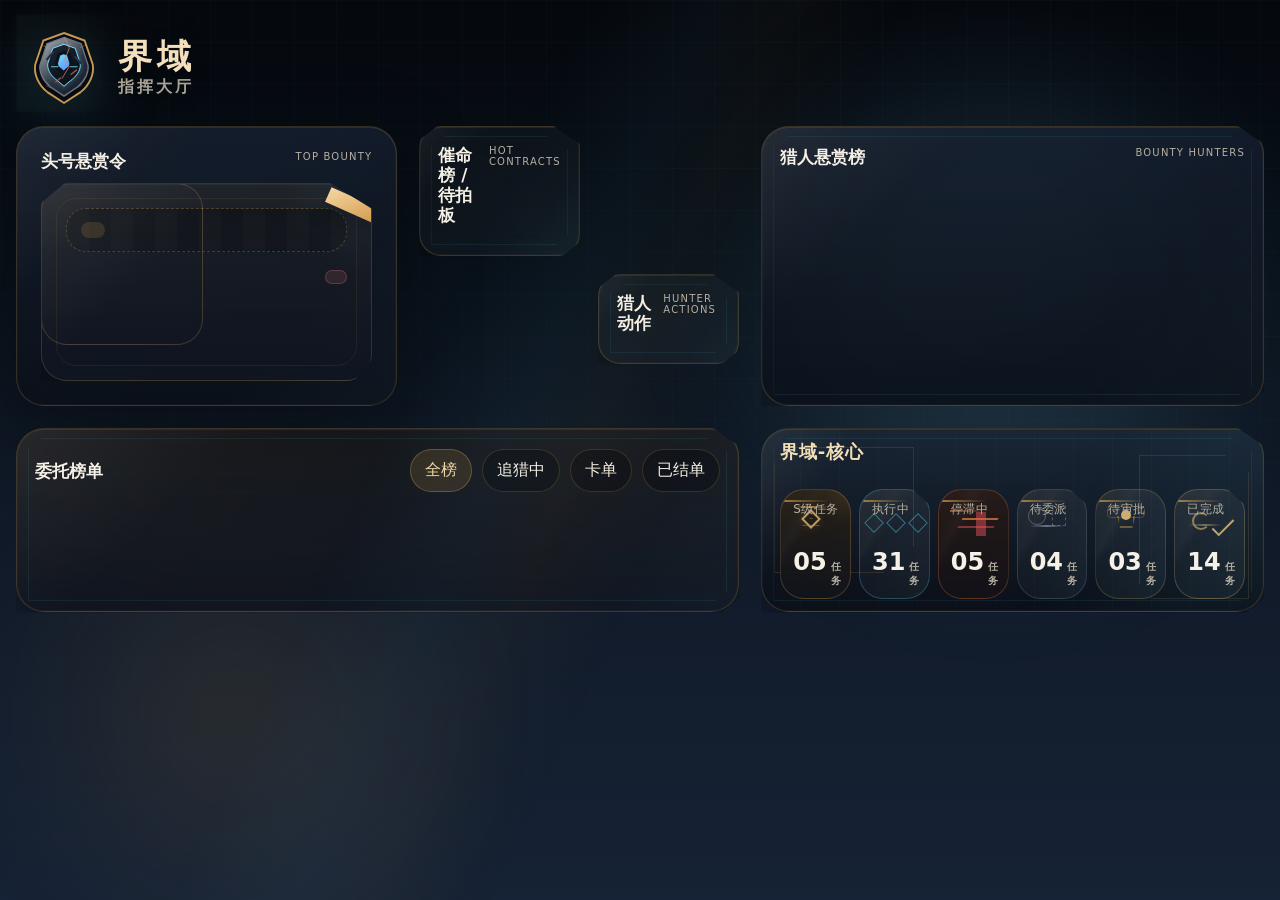
<file: overview-18e10cc.html>
<!doctype html>
<html lang="zh-CN">
<head>
  <meta charset="UTF-8" />
  <meta name="viewport" content="width=device-width, initial-scale=1.0" />
  <title>指挥中心总览界面</title>
  <link rel="stylesheet" href="./styles.css?v=20260318-1513" />
</head>
<body class="hunter-theme">
  <div class="grid-bg"></div>
  <div class="halo halo-a"></div>
  <div class="halo halo-b"></div>
  <div class="grain-overlay"></div>

  <header class="topbar compact-topbar minimal-topbar guild-header-shell embedded-header">
    <div class="guild-embed-trace" aria-hidden="true"></div>
    <div class="guild-brand">
      <div class="guild-logo-shell">
        <img class="guild-logo" src="./assets/jieyu-guild-logo-placeholder.svg" alt="界域公会Logo" />
      </div>
      <div class="guild-brand-copy">
        <div class="guild-name">界域</div>
        <h1>指挥大厅</h1>
      </div>
    </div>
  </header>

  <main class="dashboard simplified-dashboard hunter-dashboard mech-dashboard">
    <section class="hero glass panel simplified-hero bounty-hero mech-hero armor-shell">
      <div class="hero-frame hero-frame-left"></div>
      <div class="hero-frame hero-frame-right"></div>
      <div class="hero-copy mech-hero-copy hero-copy-minimal">
        <div id="hero-eyebrow" style="font-size:18px; font-weight:800; line-height:1; color:#f2dfb8; letter-spacing:0.04em; display:block; padding:0; margin:0; border:0; background:transparent; box-shadow:none;">界域-核心</div>
      </div>
      <div class="kpi-row mech-kpis" id="kpi-row">
        <article class="kpi-card tier-s crest-card">
          <div class="kpi-motif" aria-hidden="true"><span></span><span></span><span></span></div>
          <span>S级任务</span>
          <strong>05<small>任务</small></strong>
        </article>
        <article class="kpi-card running crest-card">
          <div class="kpi-motif" aria-hidden="true"><span></span><span></span><span></span></div>
          <span>执行中</span>
          <strong>31<small>任务</small></strong>
        </article>
        <article class="kpi-card stalled crest-card">
          <div class="kpi-motif" aria-hidden="true"><span></span><span></span><span></span></div>
          <span>停滞中</span>
          <strong>05<small>任务</small></strong>
        </article>
        <article class="kpi-card unassigned crest-card">
          <div class="kpi-motif" aria-hidden="true"><span></span><span></span><span></span></div>
          <span>待委派</span>
          <strong>04<small>任务</small></strong>
        </article>
        <article class="kpi-card approval crest-card">
          <div class="kpi-motif" aria-hidden="true"><span></span><span></span><span></span></div>
          <span>待审批</span>
          <strong>03<small>任务</small></strong>
        </article>
        <article class="kpi-card done crest-card">
          <div class="kpi-motif" aria-hidden="true"><span></span><span></span><span></span></div>
          <span>已完成</span>
          <strong>14<small>任务</small></strong>
        </article>
      </div>
    </section>

    <section class="focus-grid hunter-focus-grid">
      <section class="panel glass primary-focus bounty-board">
        <div class="panel-head">
          <h3>头号悬赏令</h3>
          <span class="panel-tag">TOP BOUNTY</span>
        </div>

        <article class="focus-card pulse-border bounty-card">
          <div class="bounty-ribbon" id="bounty-ribbon"></div>

          <div class="wanted-header">
            <div class="wanted-seal" id="wanted-seal"></div>
            <div class="wanted-id" id="wanted-id"></div>
            <div class="wanted-publisher" id="wanted-publisher"></div>
          </div>

          <div class="focus-head">
            <div>
              <div class="task-title big" id="bounty-title"></div>
              <div class="task-meta" id="bounty-meta"></div>
            </div>
            <span class="badge danger" id="bounty-priority"></span>
          </div>

          <p class="focus-summary" id="bounty-summary"></p>
          <div class="focus-meta-grid" id="bounty-facts"></div>
          <div class="bounty-reward-strip" id="bounty-rewards"></div>
          <div class="focus-actions" id="bounty-actions"></div>
        </article>
      </section>

      <section class="side-rail">
        <section class="panel glass subpanel alerts-panel parchment-panel armor-shell armor-shell-warn">
          <div class="panel-head">
            <h3>催命榜 / 待拍板</h3>
            <span class="panel-tag">HOT CONTRACTS</span>
          </div>
          <div class="alert-list" id="alerts-list"></div>
        </section>

        <section class="panel glass subpanel action-panel parchment-panel armor-shell armor-shell-side">
          <div class="panel-head">
            <h3>猎人动作</h3>
            <span class="panel-tag">HUNTER ACTIONS</span>
          </div>
          <div class="action-stack" id="quick-actions"></div>
        </section>
      </section>
    </section>

    <section class="panel glass medal-roster-panel armor-shell armor-shell-wide">
      <div class="panel-head">
        <h3>猎人悬赏榜</h3>
        <span class="panel-tag">BOUNTY HUNTERS</span>
      </div>
      <p class="muted medal-rule" id="medal-rule"></p>
      <div class="medal-summary-strip" id="medal-summary"></div>
      <div class="roster-grid" id="roster-grid"></div>
    </section>

    <section class="panel glass compact-list-panel parchment-panel armor-shell armor-shell-wide offset-shell">
      <div class="panel-head list-head-with-tabs">
        <h3>委托榜单</h3>
        <div class="filter-tabs">
          <button class="tab active">全榜</button>
          <button class="tab">追猎中</button>
          <button class="tab">卡单</button>
          <button class="tab">已结单</button>
        </div>
      </div>
      <div class="compact-task-list" id="task-list"></div>
    </section>
  </main>

  <script src="./app.js?v=20260318-1513"></script>
</body>
</html>
</file>
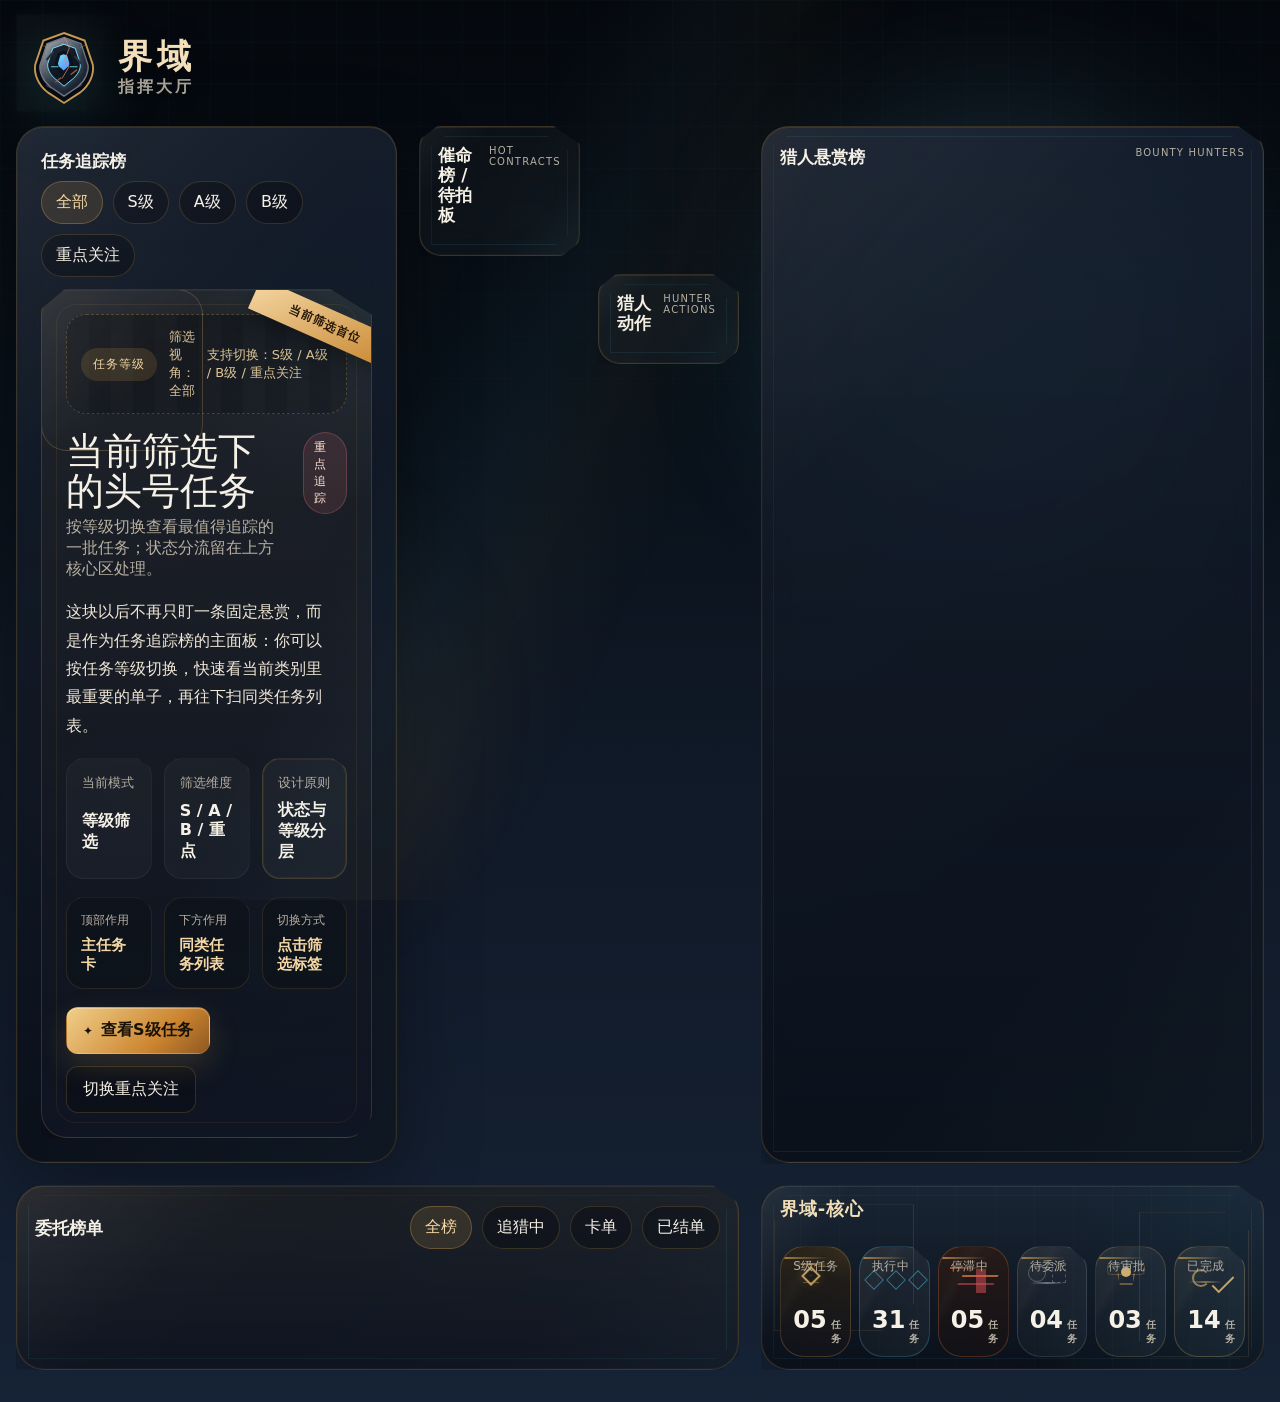
<file: overview-20260318-1620.html>
<!doctype html>
<html lang="zh-CN">
<head>
  <meta charset="UTF-8" />
  <meta name="viewport" content="width=device-width, initial-scale=1.0" />
  <title>指挥中心总览界面</title>
  <link rel="stylesheet" href="./styles.css?v=20260318-1513" />
</head>
<body class="hunter-theme">
  <div class="grid-bg"></div>
  <div class="halo halo-a"></div>
  <div class="halo halo-b"></div>
  <div class="grain-overlay"></div>

  <header class="topbar compact-topbar minimal-topbar guild-header-shell embedded-header">
    <div class="guild-embed-trace" aria-hidden="true"></div>
    <div class="guild-brand">
      <div class="guild-logo-shell">
        <img class="guild-logo" src="./assets/jieyu-guild-logo-placeholder.svg" alt="界域公会Logo" />
      </div>
      <div class="guild-brand-copy">
        <div class="guild-name">界域</div>
        <h1>指挥大厅</h1>
      </div>
    </div>
  </header>

  <main class="dashboard simplified-dashboard hunter-dashboard mech-dashboard">
    <section class="hero glass panel simplified-hero bounty-hero mech-hero armor-shell">
      <div class="hero-frame hero-frame-left"></div>
      <div class="hero-frame hero-frame-right"></div>
      <div class="hero-copy mech-hero-copy hero-copy-minimal">
        <div id="hero-eyebrow" style="font-size:18px; font-weight:800; line-height:1; color:#f2dfb8; letter-spacing:0.04em; display:block; padding:0; margin:0; border:0; background:transparent; box-shadow:none;">界域-核心</div>
      </div>
      <div class="kpi-row mech-kpis" id="kpi-row">
        <article class="kpi-card tier-s crest-card"><div class="kpi-motif" aria-hidden="true"><span></span><span></span><span></span></div><span>S级任务</span><strong>05<small>任务</small></strong></article>
        <article class="kpi-card running crest-card"><div class="kpi-motif" aria-hidden="true"><span></span><span></span><span></span></div><span>执行中</span><strong>31<small>任务</small></strong></article>
        <article class="kpi-card stalled crest-card"><div class="kpi-motif" aria-hidden="true"><span></span><span></span><span></span></div><span>停滞中</span><strong>05<small>任务</small></strong></article>
        <article class="kpi-card unassigned crest-card"><div class="kpi-motif" aria-hidden="true"><span></span><span></span><span></span></div><span>待委派</span><strong>04<small>任务</small></strong></article>
        <article class="kpi-card approval crest-card"><div class="kpi-motif" aria-hidden="true"><span></span><span></span><span></span></div><span>待审批</span><strong>03<small>任务</small></strong></article>
        <article class="kpi-card done crest-card"><div class="kpi-motif" aria-hidden="true"><span></span><span></span><span></span></div><span>已完成</span><strong>14<small>任务</small></strong></article>
      </div>
    </section>

    <section class="focus-grid hunter-focus-grid">
      <section class="panel glass primary-focus bounty-board">
        <div class="panel-head list-head-with-tabs">
          <h3>任务追踪榜</h3>
          <div class="filter-tabs">
            <button class="tab active">全部</button>
            <button class="tab">S级</button>
            <button class="tab">A级</button>
            <button class="tab">B级</button>
            <button class="tab">重点关注</button>
          </div>
        </div>

        <article class="focus-card pulse-border bounty-card">
          <div class="bounty-ribbon">当前筛选首位</div>
          <div class="wanted-header">
            <div class="wanted-seal">任务等级</div>
            <div class="wanted-id">筛选视角：全部</div>
            <div class="wanted-publisher">支持切换：S级 / A级 / B级 / 重点关注</div>
          </div>
          <div class="focus-head">
            <div>
              <div class="task-title big">当前筛选下的头号任务</div>
              <div class="task-meta">按等级切换查看最值得追踪的一批任务；状态分流留在上方核心区处理。</div>
            </div>
            <span class="badge danger">重点追踪</span>
          </div>
          <p class="focus-summary">这块以后不再只盯一条固定悬赏，而是作为任务追踪榜的主面板：你可以按任务等级切换，快速看当前类别里最重要的单子，再往下扫同类任务列表。</p>
          <div class="focus-meta-grid">
            <div class="focus-meta-item"><span>当前模式</span><strong>等级筛选</strong></div>
            <div class="focus-meta-item"><span>筛选维度</span><strong>S / A / B / 重点</strong></div>
            <div class="focus-meta-item medal-highlight"><span>设计原则</span><strong>状态与等级分层</strong></div>
          </div>
          <div class="bounty-reward-strip">
            <div class="reward-cell"><span>顶部作用</span><strong>主任务卡</strong></div>
            <div class="reward-cell"><span>下方作用</span><strong>同类任务列表</strong></div>
            <div class="reward-cell"><span>切换方式</span><strong>点击筛选标签</strong></div>
          </div>
          <div class="focus-actions">
            <a class="primary-btn bounty-btn" href="#">查看S级任务</a>
            <a class="ghost-btn" href="#">切换重点关注</a>
          </div>
        </article>
      </section>

      <section class="side-rail">
        <section class="panel glass subpanel alerts-panel parchment-panel armor-shell armor-shell-warn">
          <div class="panel-head">
            <h3>催命榜 / 待拍板</h3>
            <span class="panel-tag">HOT CONTRACTS</span>
          </div>
          <div class="alert-list" id="alerts-list"></div>
        </section>

        <section class="panel glass subpanel action-panel parchment-panel armor-shell armor-shell-side">
          <div class="panel-head">
            <h3>猎人动作</h3>
            <span class="panel-tag">HUNTER ACTIONS</span>
          </div>
          <div class="action-stack" id="quick-actions"></div>
        </section>
      </section>
    </section>

    <section class="panel glass medal-roster-panel armor-shell armor-shell-wide">
      <div class="panel-head">
        <h3>猎人悬赏榜</h3>
        <span class="panel-tag">BOUNTY HUNTERS</span>
      </div>
      <p class="muted medal-rule" id="medal-rule"></p>
      <div class="medal-summary-strip" id="medal-summary"></div>
      <div class="roster-grid" id="roster-grid"></div>
    </section>

    <section class="panel glass compact-list-panel parchment-panel armor-shell armor-shell-wide offset-shell">
      <div class="panel-head list-head-with-tabs">
        <h3>委托榜单</h3>
        <div class="filter-tabs">
          <button class="tab active">全榜</button>
          <button class="tab">追猎中</button>
          <button class="tab">卡单</button>
          <button class="tab">已结单</button>
        </div>
      </div>
      <div class="compact-task-list" id="task-list"></div>
    </section>
  </main>

  <script src="./app.js?v=20260318-1513"></script>
</body>
</html>
</file>
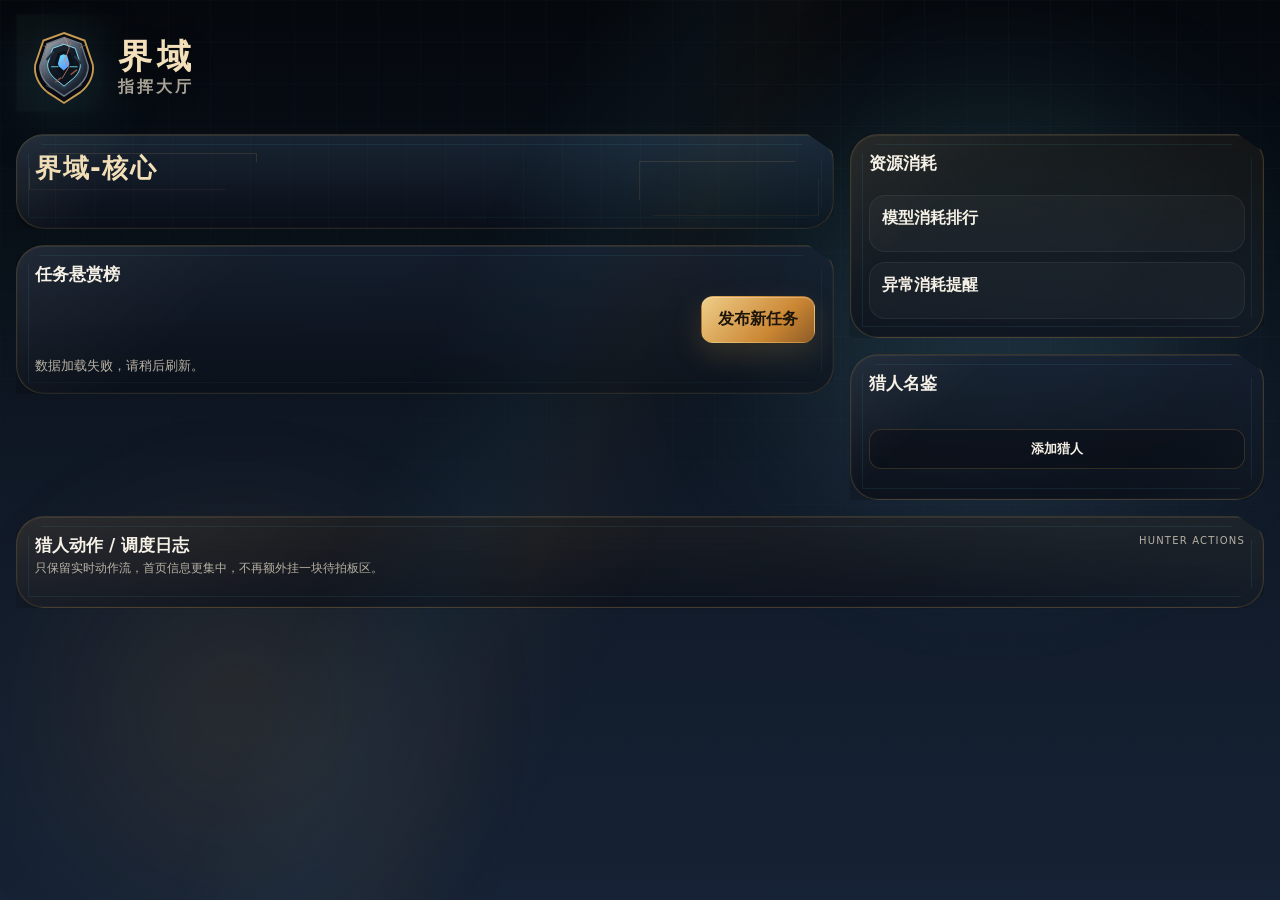
<file: overview-eee6546.html>
<!doctype html>
<html lang="zh-CN">
<head>
  <meta charset="UTF-8" />
  <meta name="viewport" content="width=device-width, initial-scale=1.0" />
  <title>指挥中心总览界面</title>
  <link rel="stylesheet" href="./styles-1720.css?v=9360ab4-fix2" />
</head>
<body class="hunter-theme">
  <div class="grid-bg"></div>
  <div class="halo halo-a"></div>
  <div class="halo halo-b"></div>
  <div class="grain-overlay"></div>

  <header class="topbar compact-topbar minimal-topbar guild-header-shell embedded-header">
    <div class="guild-embed-trace" aria-hidden="true"></div>
    <div class="guild-brand">
      <div class="guild-logo-shell">
        <img class="guild-logo" src="./assets/jieyu-guild-logo-placeholder.svg" alt="界域公会Logo" />
      </div>
      <div class="guild-brand-copy">
        <div class="guild-name">界域</div>
        <h1>指挥大厅</h1>
      </div>
    </div>
  </header>

  <main class="dashboard simplified-dashboard hunter-dashboard mech-dashboard usage-ready-dashboard">
    <section class="hero glass panel simplified-hero bounty-hero mech-hero armor-shell">
      <div class="hero-frame hero-frame-left"></div>
      <div class="hero-frame hero-frame-right"></div>
      <div class="hero-copy mech-hero-copy hero-copy-minimal">
        <div class="chip chip-live reactor-chip" id="hero-eyebrow">界域-核心</div>
      </div>
      <div class="kpi-row mech-kpis" id="kpi-row"></div>
    </section>

    <section class="panel glass action-panel compact-action-panel parchment-panel armor-shell armor-shell-wide">
      <div class="panel-head">
        <div>
          <h3>猎人动作 / 调度日志</h3>
          <p class="muted board-desc">只保留实时动作流，首页信息更集中，不再额外挂一块待拍板区。</p>
        </div>
        <span class="panel-tag">HUNTER ACTIONS</span>
      </div>
      <div class="timeline-list compact-timeline-list" id="timeline-list"></div>
    </section>

    <section class="panel glass task-bounty-panel armor-shell armor-shell-wide offset-shell">
      <div class="panel-head list-head-with-tabs task-board-head">
        <div>
          <h3>任务悬赏榜</h3>
        </div>
      </div>
      <div class="board-toolbar board-toolbar-top">
        <div class="filter-tabs" id="task-tabs"></div>
        <a class="primary-btn publish-task-btn" href="#">发布新任务</a>
      </div>
      <div class="view-note" id="task-view-note" style="display:none"></div>
      <div class="bounty-list" id="task-board"></div>
    </section>

    <section class="panel glass dossier-panel armor-shell armor-shell-wide">
      <div class="panel-head dossier-panel-head">
        <div>
          <h3>猎人名鉴</h3>
        </div>
        <div class="dossier-head-actions"></div>
      </div>
      <div class="hunter-summary-row">
        <div class="summary-strip hunter-summary-strip" id="hunter-summary"></div>
        <a class="ghost-btn recruit-inline-btn" href="#">添加猎人</a>
      </div>
      <div class="roster-grid" id="roster-grid"></div>
    </section>

    <section class="panel glass resource-panel parchment-panel armor-shell armor-shell-wide">
      <div class="panel-head">
        <div>
          <h3>资源消耗</h3>
        </div>
      </div>
      <div class="resource-kpis" id="resource-kpis"></div>
      <div class="resource-grid">
        <section class="resource-block">
          <div class="resource-block-head">
            <h4>模型消耗排行</h4>
          </div>
          <div class="model-bars" id="model-bars"></div>
        </section>
        <section class="resource-block">
          <div class="resource-block-head">
            <h4>异常消耗提醒</h4>
          </div>
          <div class="spend-alerts" id="spend-alerts"></div>
        </section>
      </div>
    </section>
  </main>

  <script src="./app-1720.js?v=8664fe2-fixjs"></script>
</body>
</html>
</file>
<file: styles.css>
:root {
  --bg: #081018;
  --bg2: #101927;
  --bg3: #162235;
  --panel: rgba(14, 22, 36, 0.74);
  --panel-strong: rgba(18, 26, 42, 0.9);
  --line: rgba(143, 212, 255, 0.12);
  --line-strong: rgba(216, 164, 74, 0.22);
  --text: #f6f1e6;
  --muted: #b7b0a2;
  --cyan: #8ce7ff;
  --blue: #7f96ff;
  --green: #8af0ca;
  --yellow: #f2c979;
  --red: #ff7e86;
  --gold: #d8a44a;
  --gold-soft: #f4d7a4;
  --violet: #bba7ff;
  --ink: #120f0b;
}

* { box-sizing: border-box; }
html, body { margin: 0; min-height: 100%; font-family: Inter, ui-sans-serif, system-ui, -apple-system, BlinkMacSystemFont, "Segoe UI", sans-serif; color: var(--text); }
body {
  background:
    radial-gradient(circle at 15% 10%, rgba(127,150,255,.18), transparent 0 28%),
    radial-gradient(circle at 80% 18%, rgba(140,231,255,.14), transparent 0 24%),
    radial-gradient(circle at 50% 100%, rgba(216,164,74,.10), transparent 0 34%),
    linear-gradient(180deg, #05080d, var(--bg), var(--bg2) 55%, var(--bg3));
  position: relative;
  overflow-x: hidden;
}

body::before {
  content: "";
  position: fixed;
  inset: 0;
  background:
    radial-gradient(circle at 20% 30%, rgba(255,255,255,.03), transparent 0 2px, transparent 3px),
    radial-gradient(circle at 70% 18%, rgba(255,255,255,.03), transparent 0 1.6px, transparent 3px),
    radial-gradient(circle at 40% 75%, rgba(255,255,255,.03), transparent 0 1.4px, transparent 3px);
  background-size: 180px 180px, 240px 240px, 210px 210px;
  pointer-events: none;
  opacity: .65;
}

body.hunter-theme::after,
body.login-body::after {
  content: "";
  position: fixed;
  inset: 0;
  background:
    linear-gradient(115deg, transparent 0 34%, rgba(140,231,255,.03) 42%, transparent 48%),
    linear-gradient(295deg, transparent 0 46%, rgba(216,164,74,.03) 53%, transparent 58%);
  pointer-events: none;
  animation: energySweep 16s linear infinite;
}

a { color: inherit; text-decoration: none; }
button, input, select { font: inherit; }

.grid-bg {
  position: fixed; inset: 0;
  background-image:
    linear-gradient(rgba(140,231,255,.04) 1px, transparent 1px),
    linear-gradient(90deg, rgba(140,231,255,.04) 1px, transparent 1px);
  background-size: 42px 42px;
  mask-image: linear-gradient(180deg, rgba(0,0,0,.55), transparent 95%);
  pointer-events: none;
}

.grain-overlay {
  position: fixed; inset: 0; pointer-events: none; opacity: .11;
  background-image: radial-gradient(rgba(255,255,255,.22) .6px, transparent .7px);
  background-size: 6px 6px;
  mix-blend-mode: soft-light;
}

.halo {
  position: fixed; border-radius: 999px; filter: blur(88px); opacity: .18; pointer-events: none;
}
.halo-a { width: 420px; height: 420px; background: rgba(140,231,255,.7); top: 100px; right: 6%; animation: driftA 10s ease-in-out infinite; }
.halo-b { width: 320px; height: 320px; background: rgba(216,164,74,.62); bottom: 30px; left: 6%; animation: driftB 12s ease-in-out infinite; }

.glass {
  position: relative;
  background:
    linear-gradient(180deg, rgba(23,32,49,.76), rgba(10,15,24,.86)),
    linear-gradient(135deg, rgba(216,164,74,.05), rgba(140,231,255,.03) 42%, transparent 70%);
  border: 1px solid var(--line);
  box-shadow: 0 24px 80px rgba(0, 0, 0, .34), inset 0 1px 0 rgba(255,255,255,.05), inset 0 0 0 1px rgba(216,164,74,.04);
  backdrop-filter: blur(16px);
}

.glass::before {
  content: "";
  position: absolute;
  inset: 0;
  border-radius: inherit;
  background: linear-gradient(135deg, rgba(255,255,255,.05), transparent 26%, transparent 72%, rgba(140,231,255,.03));
  pointer-events: none;
}

.parchment-panel {
  background:
    linear-gradient(180deg, rgba(43,33,21,.34), rgba(13,17,27,.78)),
    linear-gradient(135deg, rgba(244,215,164,.04), transparent 40%, rgba(140,231,255,.03));
  border-color: rgba(216,164,74,.2);
}

.eyebrow {
  font-size: 12px; letter-spacing: .28em; text-transform: uppercase; color: var(--gold-soft);
}

h1, h2, h3, p { margin: 0; }
.muted { color: var(--muted); }

.login-body { display: grid; place-items: center; padding: 32px; }
.login-shell {
  width: min(1180px, 100%);
  display: grid; grid-template-columns: 1.15fr .85fr; gap: 24px;
}
.login-card, .login-side, .panel, .topbar { border-radius: 28px; }
.login-card {
  padding: 36px;
  overflow: hidden;
}
.login-card::after {
  content: "";
  position: absolute;
  right: -80px;
  top: -60px;
  width: 240px;
  height: 240px;
  border-radius: 50%;
  background: radial-gradient(circle, rgba(140,231,255,.18), transparent 68%);
  pointer-events: none;
}
.login-card h1 { margin-top: 10px; font-size: clamp(36px, 5vw, 56px); line-height: 1.03; max-width: 11ch; }
.status-inline {
  display: flex; gap: 18px; flex-wrap: wrap; margin: 26px 0; color: #e6dbc6; font-size: 14px;
}
.dot { width: 10px; height: 10px; border-radius: 50%; background: var(--green); box-shadow: 0 0 18px var(--green); display: inline-block; }
.login-form { display: grid; gap: 16px; }
.login-form label { display: grid; gap: 8px; }
.login-form span { color: #eadfcb; font-size: 14px; }
.login-form input, .login-form select {
  width: 100%; border-radius: 16px; border: 1px solid rgba(216,164,74,.14); background: rgba(7,11,18,.84);
  color: var(--text); padding: 15px 16px; outline: none;
  box-shadow: inset 0 1px 0 rgba(255,255,255,.03);
}
.login-form input:focus, .login-form select:focus { border-color: rgba(244,215,164,.48); box-shadow: 0 0 0 3px rgba(216,164,74,.12); }
.login-actions { display: flex; gap: 12px; flex-wrap: wrap; margin-top: 8px; }
.primary-btn, .ghost-btn, .command-grid button, .action-stack button, .tab {
  border: 1px solid rgba(216,164,74,.2); border-radius: 16px; padding: 12px 16px; cursor: pointer;
  transition: transform .2s ease, border-color .2s ease, background .2s ease, box-shadow .2s ease; display: inline-flex; align-items: center; justify-content: center;
}
.primary-btn {
  background: linear-gradient(135deg, #f0cf8a, #cc8530 65%, #8e5821); color: #1a1207; font-weight: 800;
  box-shadow: inset 0 1px 0 rgba(255,255,255,.28), 0 12px 30px rgba(216,164,74,.18);
}
.ghost-btn, .command-grid button, .action-stack button, .tab {
  background: rgba(10,12,18,.46); color: var(--text);
}
.primary-btn:hover, .ghost-btn:hover, .command-grid button:hover, .action-stack button:hover, .tab:hover {
  transform: translateY(-2px); border-color: rgba(240,197,110,.52); box-shadow: 0 10px 22px rgba(0,0,0,.18);
}
.bounty-btn { position: relative; }
.bounty-btn::before { content: "✦"; margin-right: 8px; font-size: 12px; }
.demo-tip {
  margin-top: 18px; padding: 15px 16px; border-radius: 16px; background: rgba(216,164,74,.08); color: #f3e8d0; font-size: 14px;
  border: 1px solid rgba(216,164,74,.12);
}
.login-side { padding: 28px; display: grid; gap: 18px; align-content: start; }
.side-block {
  padding: 20px; border-radius: 22px;
  background: linear-gradient(180deg, rgba(255,255,255,.04), rgba(255,255,255,.02));
  border: 1px solid rgba(255,255,255,.05);
}
.side-title { color: var(--gold-soft); margin-bottom: 12px; font-weight: 700; letter-spacing: .08em; }
.side-block ul, .intel-list { margin: 0; padding-left: 18px; color: #e7dbc3; }
.side-block li, .intel-list li { margin: 10px 0; }

.topbar {
  width: min(1360px, calc(100% - 32px)); margin: 24px auto 0; padding: 24px 26px;
  display: flex; justify-content: space-between; gap: 18px; align-items: center;
}
.topbar h1 { margin-top: 8px; font-size: clamp(30px, 3.4vw, 44px); }
.topbar-right { display: flex; gap: 12px; flex-wrap: wrap; align-items: center; }
.topbar-note { margin-top: 10px; max-width: 640px; line-height: 1.65; }
.compact-topbar { align-items: end; }
.guild-topbar {
  border-color: rgba(216,164,74,.22);
  box-shadow: 0 24px 90px rgba(0,0,0,.36), inset 0 1px 0 rgba(255,255,255,.05), inset 0 0 0 1px rgba(216,164,74,.06);
}
.minimal-topbar {
  justify-content: flex-start;
  padding: 8px 0 0;
}
.guild-header-shell {
  width: fit-content;
  min-height: 0;
  margin: 20px 0 0 24px;
  background: transparent;
  border: 0;
  box-shadow: none;
  backdrop-filter: none;
}
.guild-header-shell::before,
.guild-header-shell::after {
  display: none;
}
.embedded-header {
  position: relative;
  z-index: 3;
}
.guild-embed-trace {
  position: absolute;
  left: -8px;
  top: -6px;
  width: 300px;
  height: 98px;
  pointer-events: none;
  opacity: .42;
  background:
    radial-gradient(circle at 40px 40px, rgba(86,224,255,.08), transparent 0 30px),
    linear-gradient(90deg, rgba(86,224,255,.05), transparent 110px),
    linear-gradient(90deg, rgba(199,154,82,.06), transparent 72%);
  filter: blur(1px);
}
.guild-brand {
  position: relative;
  z-index: 2;
  display: flex;
  align-items: center;
  gap: 14px;
  justify-content: flex-start;
}
.guild-logo-shell {
  width: 80px;
  height: 80px;
  display: grid;
  place-items: center;
  background: transparent;
  border: 0;
  box-shadow: none;
  clip-path: none;
}
.guild-logo {
  width: 80px;
  height: 80px;
  object-fit: contain;
  filter: drop-shadow(0 10px 28px rgba(86,224,255,.18)) drop-shadow(0 12px 30px rgba(0,0,0,.34));
}
.guild-brand-copy {
  display: grid;
  gap: 2px;
  position: relative;
}
.guild-name {
  font-size: 34px;
  line-height: 1;
  font-weight: 900;
  letter-spacing: .16em;
  color: #f3dfb9;
  text-shadow: 0 8px 22px rgba(0,0,0,.34);
}
.guild-brand-copy h1 {
  margin: 2px 0 0;
  font-size: 16px;
  font-weight: 700;
  letter-spacing: .18em;
  color: rgba(183,176,162,.92);
}

.dashboard { width: min(1360px, calc(100% - 32px)); margin: 18px auto 32px; }
.hero { padding: 30px; display: grid; grid-template-columns: 1.1fr .9fr; gap: 22px; }
.hero h2 { margin-top: 12px; font-size: clamp(32px, 3vw, 52px); line-height: 1.05; max-width: 12ch; }
.chip { display: inline-flex; padding: 7px 12px; border-radius: 999px; font-size: 12px; letter-spacing: .14em; }
.chip-live {
  background: linear-gradient(180deg, rgba(122,240,199,.14), rgba(122,240,199,.06));
  color: var(--green); border: 1px solid rgba(122,240,199,.18);
  box-shadow: 0 0 20px rgba(122,240,199,.06);
}
.hero-metrics, .kpi-row { display: grid; grid-template-columns: repeat(4, 1fr); gap: 14px; }
.metric-card, .kpi-card {
  padding: 18px; border-radius: 24px;
  background:
    linear-gradient(180deg, rgba(255,255,255,.05), rgba(255,255,255,.02)),
    linear-gradient(135deg, rgba(216,164,74,.05), transparent 40%, rgba(140,231,255,.04));
  border: 1px solid rgba(255,255,255,.06);
  display: grid; gap: 8px; align-content: start;
  position: relative;
  overflow: hidden;
}
.kpi-card::before {
  content: "";
  position: absolute;
  inset: 0;
  background: linear-gradient(120deg, transparent 0 18%, rgba(255,255,255,.05) 28%, transparent 36% 100%);
  opacity: .45;
  pointer-events: none;
}
.metric-card span, .task-meta, .panel-tag, .kpi-card span { color: var(--muted); }
.metric-card strong, .kpi-card strong { font-size: 30px; }
.metric-card em, .kpi-card em { color: var(--cyan); font-style: normal; }
.kpi-card.active strong { color: var(--cyan); }
.kpi-card.alert strong, .kpi-card.alert em { color: #ffd8da; }
.kpi-card.success strong { color: var(--green); }
.kpi-card.pending strong { color: var(--yellow); }
.crest-card { position: relative; overflow: hidden; border-color: rgba(216,164,74,.18); }
.crest-card::after {
  content: ""; position: absolute; inset: 0 auto auto 0; width: 100%; height: 2px;
  background: linear-gradient(90deg, rgba(216,164,74,.75), rgba(140,231,255,.4), transparent 78%);
}

.layout-grid { display: grid; grid-template-columns: 1.3fr .7fr; gap: 22px; margin-top: 22px; }
.panel { padding: 18px; }
.panel-head { display: flex; align-items: flex-start; justify-content: space-between; gap: 10px; margin-bottom: 12px; }
.panel-head h3 { font-size: 17px; line-height: 1.18; }
.panel-tag { font-size: 10px; letter-spacing: .12em; text-transform: uppercase; }
.tasks-panel { display: grid; gap: 14px; }
.task-row {
  display: flex; justify-content: space-between; gap: 16px; align-items: center;
  padding: 18px; border-radius: 18px; background: rgba(255,255,255,.03); border: 1px solid rgba(255,255,255,.05);
}
.task-title { font-size: 16px; margin-bottom: 6px; }
.task-title.big { font-size: clamp(30px, 3vw, 38px); line-height: 1.04; }
.task-side { display: grid; gap: 8px; justify-items: end; white-space: nowrap; }
.badge {
  padding: 6px 10px; border-radius: 999px; font-size: 12px; letter-spacing: .08em; text-transform: uppercase; border: 1px solid transparent;
}
.danger { color: #ffe4d2; background: rgba(255,126,134,.12); border-color: rgba(255,126,134,.24); }
.warn { color: #fff0c5; background: rgba(242,201,121,.12); border-color: rgba(242,201,121,.22); }
.info { color: #ddf7ff; background: rgba(140,231,255,.12); border-color: rgba(140,231,255,.22); }
.success { color: #d8fff3; background: rgba(122,240,199,.12); border-color: rgba(122,240,199,.22); }

.side-stack, .side-rail { display: grid; gap: 18px; align-content: start; }
.subpanel {
  padding: 18px; border-radius: 22px; background: rgba(255,255,255,.03); border: 1px solid rgba(255,255,255,.05);
}
.status-list { display: grid; gap: 12px; }
.status-item {
  display: flex; justify-content: space-between; gap: 12px; padding-bottom: 12px; border-bottom: 1px solid rgba(255,255,255,.06);
}
.status-item:last-child { border-bottom: 0; padding-bottom: 0; }
.ok { color: var(--green); }
.warn-text { color: var(--yellow); }
.command-grid { display: grid; grid-template-columns: repeat(2, 1fr); gap: 12px; }

.simplified-dashboard { display: grid; gap: 22px; }
.simplified-hero { gap: 20px; grid-template-columns: 1fr; }
.focus-grid { display: grid; grid-template-columns: minmax(0, 1.24fr) minmax(320px, .76fr); gap: 22px; }
.primary-focus { padding: 24px; }
.bounty-board, .medal-roster-panel { border-color: rgba(216,164,74,.2); }
.focus-card {
  padding: 24px; border-radius: 26px;
  background: linear-gradient(180deg, rgba(255,255,255,.04), rgba(255,255,255,.02));
  border: 1px solid rgba(140,231,255,.12); display: grid; gap: 18px; position: relative;
}
.bounty-card {
  background:
    radial-gradient(circle at top right, rgba(140,231,255,.06), transparent 24%),
    linear-gradient(180deg, rgba(47,37,24,.24), rgba(15,21,34,.86)),
    linear-gradient(180deg, rgba(255,255,255,.04), rgba(255,255,255,.02));
  border-color: rgba(216,164,74,.2);
  overflow: hidden;
  box-shadow: 0 24px 56px rgba(0,0,0,.26), inset 0 1px 0 rgba(255,255,255,.04);
}
.bounty-card::before {
  content: "";
  position: absolute;
  inset: 14px;
  border-radius: 20px;
  border: 1px solid rgba(216,164,74,.09);
  pointer-events: none;
}
.bounty-ribbon {
  position: absolute; top: 18px; right: -30px; transform: rotate(24deg);
  background: linear-gradient(135deg, #f4d7a4, #c7852e); color: #251708; font-weight: 800;
  padding: 8px 38px; letter-spacing: .08em; font-size: 12px; box-shadow: 0 10px 18px rgba(0,0,0,.22);
}
.wanted-header {
  display: grid; grid-template-columns: auto 1fr auto; gap: 12px; align-items: center;
  padding: 13px 14px; border-radius: 20px; background: rgba(0,0,0,.2); border: 1px dashed rgba(216,164,74,.28);
}
.wanted-seal {
  padding: 8px 12px; border-radius: 999px; background: rgba(216,164,74,.16); color: var(--gold-soft); font-size: 12px; letter-spacing: .08em;
}
.wanted-id, .wanted-publisher { color: #dec79a; font-size: 13px; }
.focus-head { display: flex; justify-content: space-between; gap: 16px; align-items: start; }
.focus-summary { font-size: 16px; line-height: 1.78; color: #f1e8d8; max-width: 92%; }
.focus-meta-grid { display: grid; grid-template-columns: repeat(3, 1fr); gap: 12px; }
.focus-meta-item {
  padding: 15px; border-radius: 18px; background: rgba(255,255,255,.03); border: 1px solid rgba(255,255,255,.05); display: grid; gap: 8px;
}
.focus-meta-item span { color: var(--muted); font-size: 13px; }
.focus-meta-item strong { font-size: 16px; }
.medal-highlight { border-color: rgba(216,164,74,.22); box-shadow: inset 0 0 0 1px rgba(216,164,74,.08); }
.bounty-reward-strip {
  display: grid; grid-template-columns: repeat(3, 1fr); gap: 12px;
}
.reward-cell {
  padding: 14px; border-radius: 18px; background: rgba(0,0,0,.16); border: 1px solid rgba(216,164,74,.14); display: grid; gap: 7px;
}
.reward-cell span { color: var(--muted); font-size: 12px; }
.reward-cell strong { color: var(--gold-soft); font-size: 15px; }
.focus-actions { display: flex; gap: 12px; flex-wrap: wrap; }
.alert-list { display: grid; gap: 12px; }
.alert-item {
  display: flex; align-items: start; justify-content: space-between; gap: 14px; padding: 16px; border-radius: 18px;
  background: linear-gradient(180deg, rgba(255,255,255,.04), rgba(255,255,255,.02)); border: 1px solid rgba(255,255,255,.05);
}
.alert-item strong { display: block; margin-bottom: 6px; }
.alert-item p { color: #ebdfc8; line-height: 1.5; }
.alert-item span { color: var(--muted); white-space: nowrap; }
.alert-item.critical { border-color: rgba(255,126,134,.24); background: rgba(255,126,134,.08); }
.action-stack { display: grid; gap: 12px; }
.action-stack button { width: 100%; justify-content: flex-start; }
.compact-list-panel { padding-top: 20px; }
.list-head-with-tabs { align-items: center; flex-wrap: wrap; }
.filter-tabs { display: flex; gap: 10px; flex-wrap: wrap; }
.tab { padding: 10px 14px; border-radius: 999px; }
.tab.active { background: rgba(216,164,74,.14); border-color: rgba(216,164,74,.32); color: var(--gold-soft); }
.compact-task-list { display: grid; gap: 12px; }
.compact-task-row {
  display: flex; justify-content: space-between; align-items: center; gap: 14px; padding: 17px 18px;
  border-radius: 20px;
  background:
    linear-gradient(180deg, rgba(255,255,255,.04), rgba(255,255,255,.02)),
    linear-gradient(90deg, rgba(216,164,74,.04), transparent 18%, rgba(140,231,255,.03));
  border: 1px solid rgba(255,255,255,.05);
  transition: transform .2s ease, border-color .2s ease, box-shadow .2s ease;
  position: relative;
  overflow: hidden;
}
.compact-task-row::before {
  content: "";
  position: absolute;
  left: 0;
  top: 18%;
  bottom: 18%;
  width: 3px;
  border-radius: 999px;
  background: linear-gradient(180deg, rgba(216,164,74,.9), rgba(140,231,255,.6));
  opacity: .65;
}
.compact-task-row:hover { transform: translateY(-2px); border-color: rgba(216,164,74,.24); box-shadow: 0 12px 28px rgba(0,0,0,.18); }
.compact-task-row.blocked { border-color: rgba(242,201,121,.18); }
.compact-task-row.done { opacity: .86; }

.medal-roster-panel { padding-top: 20px; }
.medal-rule { margin: -2px 0 18px; line-height: 1.72; max-width: 980px; }
.medal-rule strong { color: var(--gold-soft); }
.medal-summary-strip {
  display: flex; gap: 12px; flex-wrap: wrap; margin-bottom: 18px;
}
.summary-pill {
  min-width: 180px; padding: 12px 14px; border-radius: 999px; background: rgba(0,0,0,.16); border: 1px solid rgba(216,164,74,.16);
  display: flex; justify-content: space-between; gap: 12px; align-items: center;
}
.summary-pill span { color: var(--muted); font-size: 13px; }
.summary-pill strong { color: var(--gold-soft); }
.roster-grid { display: grid; grid-template-columns: repeat(3, minmax(0, 1fr)); gap: 16px; }
.hunter-card {
  padding: 18px; border-radius: 20px;
  background:
    radial-gradient(circle at top right, rgba(140,231,255,.08), transparent 22%),
    linear-gradient(180deg, rgba(255,255,255,.04), rgba(255,255,255,.02)),
    linear-gradient(135deg, rgba(216,164,74,.06), rgba(140,231,255,.03));
  border: 1px solid rgba(216,164,74,.16);
  box-shadow: inset 0 1px 0 rgba(255,255,255,.04);
  display: grid; gap: 12px;
  position: relative;
  overflow: hidden;
  clip-path: polygon(0 8px, 10px 0, 100% 0, 100% calc(100% - 12px), calc(100% - 14px) 100%, 0 100%);
}
.hunter-card:nth-child(2n) { clip-path: polygon(0 0, calc(100% - 14px) 0, 100% 14px, 100% 100%, 22px 100%, 0 calc(100% - 18px)); }
.hunter-card::after {
  content: "";
  position: absolute;
  inset: auto -20% -35% auto;
  width: 160px;
  height: 160px;
  border-radius: 50%;
  border: 1px solid rgba(140,231,255,.09);
  opacity: .6;
}
.hunter-card.champion {
  border-color: rgba(242,201,121,.34);
  box-shadow: 0 16px 34px rgba(216,164,74,.09), inset 0 1px 0 rgba(255,255,255,.05);
}
.hunter-card.ready-upgrade {
  border-color: rgba(122,240,199,.3);
  box-shadow: 0 14px 30px rgba(122,240,199,.08), inset 0 1px 0 rgba(255,255,255,.05);
}
.hunter-head { display: flex; justify-content: space-between; align-items: start; gap: 10px; }
.hunter-ident { display: flex; gap: 12px; align-items: center; }
.class-mark {
  width: 40px; height: 40px; border-radius: 14px; display: grid; place-items: center; font-weight: 900; color: #201407;
  box-shadow: inset 0 1px 0 rgba(255,255,255,.25), 0 8px 20px rgba(0,0,0,.14);
}
.class-mark.scout { background: linear-gradient(135deg, #f3d189, #cf8d31); }
.class-mark.salvage { background: linear-gradient(135deg, #9ff0ff, #4f9dca); }
.class-mark.intel { background: linear-gradient(135deg, #d8c7ff, #7d6af1); color: white; }
.class-mark.vault { background: linear-gradient(135deg, #9ff3cd, #36a87f); }
.class-mark.supply { background: linear-gradient(135deg, #ffd6a0, #d17944); }
.class-mark.shadow { background: linear-gradient(135deg, #cab9ff, #5841c9); color: #fff; }
.hunter-name { font-size: 18px; font-weight: 800; }
.hunter-role { color: var(--muted); font-size: 12px; margin-top: 4px; }
.medal-count {
  min-width: 56px; height: 56px; border-radius: 999px; display: grid; place-items: center;
  background: radial-gradient(circle at 30% 30%, #f5ddb2, #b5782c); color: #251707; font-weight: 900; font-size: 18px;
  box-shadow: inset 0 1px 0 rgba(255,255,255,.36), 0 10px 20px rgba(0,0,0,.24);
}
.medal-track {
  height: 11px; border-radius: 999px; background: rgba(255,255,255,.06); overflow: hidden; border: 1px solid rgba(255,255,255,.04);
}
.medal-track span {
  display: block; height: 100%; border-radius: inherit;
  background: linear-gradient(90deg, #f3cc7c, #84e9ff);
  box-shadow: 0 0 18px rgba(242,201,121,.22);
}
.medal-track.full span { background: linear-gradient(90deg, #f7dfab, #f3c46c); }
.hunter-foot {
  display: flex; justify-content: space-between; gap: 12px; color: var(--muted); font-size: 13px;
}
.hunter-foot strong { color: var(--gold-soft); }
.hunter-weekly {
  justify-self: start; padding: 7px 10px; border-radius: 999px; background: rgba(140,231,255,.08); color: var(--cyan); font-size: 12px; font-weight: 700;
}

.mech-dashboard .panel,
.mech-dashboard .topbar,
.mech-dashboard .hero,
.mech-dashboard .focus-card,
.mech-dashboard .subpanel,
.mech-dashboard .compact-task-row,
.mech-dashboard .kpi-card {
  position: relative;
}

.armor-shell {
  clip-path: polygon(0 14px, 18px 0, calc(100% - 26px) 0, 100% 18px, 100% calc(100% - 14px), calc(100% - 18px) 100%, 0 100%);
  border-color: rgba(199,154,82,.24);
}
.armor-shell::after {
  content: "";
  position: absolute;
  inset: 9px 11px 10px 11px;
  border: 1px solid rgba(86,224,255,.08);
  clip-path: polygon(0 10px, 14px 0, calc(100% - 20px) 0, 100% 14px, 100% calc(100% - 10px), calc(100% - 12px) 100%, 0 100%);
  pointer-events: none;
}
.armor-shell-warn,
.armor-shell-side,
.armor-shell-wide,
.offset-shell { transform: none; }

.mech-hero {
  overflow: hidden;
  grid-template-columns: 1fr;
  align-items: start;
  justify-content: start;
  padding: 14px 18px 12px;
  min-height: 0;
  background:
    linear-gradient(180deg, rgba(26,38,53,.92), rgba(10,15,24,.94)),
    linear-gradient(135deg, rgba(199,154,82,.08), transparent 28%, rgba(86,224,255,.04) 62%, transparent 100%);
}
.mech-hero::before {
  background:
    linear-gradient(120deg, rgba(255,255,255,.05), transparent 16%, transparent 58%, rgba(86,224,255,.04) 86%),
    repeating-linear-gradient(90deg, transparent 0 38px, rgba(255,255,255,.015) 38px 39px);
}
.hero-frame {
  position: absolute;
  pointer-events: none;
  border: 1px solid rgba(199,154,82,.18);
  opacity: .9;
}
.hero-frame-left {
  left: 12px; top: 18px; bottom: 38px; width: 28%;
  clip-path: polygon(0 16px, 20px 0, 100% 0, 100% calc(100% - 28px), calc(100% - 32px) 100%, 0 100%);
}
.hero-frame-right {
  right: 14px; top: 26px; bottom: 12px; width: 22%;
  clip-path: polygon(0 0, calc(100% - 24px) 0, 100% 18px, 100% 100%, 14px 100%, 0 calc(100% - 16px));
}
.mech-hero-copy { position: relative; z-index: 2; max-width: 720px; }
.hero-copy-minimal {
  min-height: 0;
}
.reactor-chip {
  padding: 6px 0;
  border: 0;
  background: transparent;
  box-shadow: none;
  letter-spacing: .06em;
  color: #f2dfb8;
  font-size: 26px;
  font-weight: 900;
  line-height: 1.02;
}
.mech-hero-copy h2,
.mech-hero-copy p,
.reactor-core-wrap,
.reactor-core,
.reactor-side-tag,
.reactor-ring,
.reactor-center {
  display: none;
}
.mech-kpis {
  grid-column: 1 / -1;
  position: relative;
  z-index: 2;
  margin-top: 8px;
  display: grid;
  grid-template-columns: repeat(6, minmax(0, 1fr));
  gap: 8px;
  align-self: start;
}

.kpi-card {
  min-height: 98px;
  padding: 12px 12px 10px;
  clip-path: polygon(0 10px, 12px 0, calc(100% - 14px) 0, 100% 10px, 100% 100%, 0 100%);
}
.kpi-card:nth-child(2n) {
  clip-path: polygon(0 0, calc(100% - 18px) 0, 100% 16px, 100% calc(100% - 12px), calc(100% - 14px) 100%, 0 100%);
}
.kpi-card::after {
  content: "";
  position: absolute;
  right: 10px;
  top: 10px;
  width: 48px;
  height: 2px;
  background: linear-gradient(90deg, rgba(199,154,82,.8), transparent);
}
.kpi-card > span,
.kpi-card > strong {
  position: relative;
  z-index: 2;
}
.kpi-card > span { font-size: 12px; letter-spacing: .03em; line-height: 1.2; }
.kpi-card > strong {
  font-size: 24px;
  margin-top: 24px;
  display: flex;
  align-items: baseline;
  gap: 4px;
}
.kpi-card > strong small {
  font-size: 10px;
  font-weight: 600;
  color: var(--muted);
}
.kpi-motif {
  position: absolute;
  right: 12px;
  top: 12px;
  width: 54px;
  height: 30px;
  opacity: .9;
  pointer-events: none;
}
.kpi-motif span {
  position: absolute;
  display: block;
}
.kpi-card.tier-s {
  border-color: rgba(199,154,82,.28);
  background:
    radial-gradient(circle at top right, rgba(199,154,82,.12), transparent 28%),
    linear-gradient(180deg, rgba(46,35,18,.72), rgba(17,19,28,.92)),
    linear-gradient(135deg, rgba(199,154,82,.10), transparent 44%, rgba(242,201,121,.05));
}
.kpi-card.tier-s .kpi-motif span:nth-child(1) {
  left: 10px; right: 10px; top: 4px; height: 2px; background: linear-gradient(90deg, transparent, rgba(199,154,82,.9), transparent); animation: kpiAlert 2.8s infinite;
}
.kpi-card.tier-s .kpi-motif span:nth-child(2) {
  left: 20px; top: 10px; width: 14px; height: 14px; transform: rotate(45deg); border: 2px solid rgba(242,201,121,.82); box-shadow: 0 0 12px rgba(199,154,82,.22); animation: tierSpark 2.4s ease-in-out infinite;
}
.kpi-card.tier-s .kpi-motif span:nth-child(3) {
  left: 18px; right: 18px; bottom: 6px; height: 8px; border: 1px solid rgba(199,154,82,.45); clip-path: polygon(0 100%, 8px 0, calc(100% - 8px) 0, 100% 100%);
}
.kpi-card.running {
  border-color: rgba(86,224,255,.24);
}
.kpi-card.running .kpi-motif span:nth-child(1),
.kpi-card.running .kpi-motif span:nth-child(2),
.kpi-card.running .kpi-motif span:nth-child(3) {
  top: 14px; width: 14px; height: 14px; border: 1px solid rgba(86,224,255,.46); transform: rotate(45deg); animation: kpiFlow 3.2s infinite linear;
}
.kpi-card.running .kpi-motif span:nth-child(1) { left: 4px; }
.kpi-card.running .kpi-motif span:nth-child(2) { left: 26px; animation-delay: .4s; }
.kpi-card.running .kpi-motif span:nth-child(3) { left: 48px; animation-delay: .8s; }
.kpi-card.approval {
  border-color: rgba(199,154,82,.26);
}
.kpi-card.approval .kpi-motif span:nth-child(1) { left: 8px; right: 8px; top: 4px; height: 12px; border: 1px solid rgba(199,154,82,.34); border-radius: 4px; }
.kpi-card.approval .kpi-motif span:nth-child(2) { left: 22px; top: 8px; width: 10px; height: 10px; border-radius: 50%; background: rgba(242,201,121,.92); animation: stampHover 2.8s ease-in-out infinite; }
.kpi-card.approval .kpi-motif span:nth-child(3) { left: 18px; right: 18px; bottom: 4px; height: 12px; border: 2px solid rgba(199,154,82,.52); border-top: 0; clip-path: polygon(0 0, 100% 0, 84% 100%, 16% 100%); }
.kpi-card.stalled {
  border-color: rgba(255,138,71,.24);
  background:
    linear-gradient(180deg, rgba(46,27,19,.72), rgba(18,18,24,.92)),
    linear-gradient(135deg, rgba(255,138,71,.08), transparent 40%, rgba(255,94,102,.04));
}
.kpi-card.stalled .kpi-motif span:nth-child(1) { left: 8px; top: 8px; right: 8px; height: 2px; background: linear-gradient(90deg, rgba(255,138,71,.62), transparent); }
.kpi-card.stalled .kpi-motif span:nth-child(2) { left: 18px; top: 16px; width: 36px; height: 10px; border-top: 2px solid rgba(255,138,71,.72); border-bottom: 2px solid rgba(255,94,102,.48); transform: skewX(-28deg); animation: glitchStall 1.6s infinite steps(2); }
.kpi-card.stalled .kpi-motif span:nth-child(3) { right: 10px; top: 10px; width: 10px; height: 24px; background: rgba(255,94,102,.68); opacity: .7; }
.kpi-card.unassigned {
  border-color: rgba(173,188,208,.18);
}
.kpi-card.unassigned .kpi-motif span:nth-child(1) { left: 8px; top: 5px; width: 18px; height: 18px; border-radius: 50%; border: 1px solid rgba(188,202,220,.38); }
.kpi-card.unassigned .kpi-motif span:nth-child(2) { left: 32px; top: 4px; width: 14px; height: 20px; border: 1px dashed rgba(188,202,220,.36); animation: softBlink 2.6s infinite; }
.kpi-card.unassigned .kpi-motif span:nth-child(3) { left: 10px; right: 10px; bottom: 5px; height: 2px; background: linear-gradient(90deg, transparent, rgba(188,202,220,.55), transparent); }
.kpi-card.done {
  border-color: rgba(242,201,121,.24);
}
.kpi-card.done .kpi-motif span:nth-child(1) { left: 14px; top: 10px; width: 18px; height: 18px; border: 2px solid rgba(242,201,121,.6); border-radius: 50%; border-right-color: transparent; animation: closeRing 3.4s linear infinite; }
.kpi-card.done .kpi-motif span:nth-child(2) { left: 34px; top: 18px; width: 22px; height: 10px; border-left: 2px solid rgba(242,201,121,.86); border-bottom: 2px solid rgba(242,201,121,.86); transform: rotate(-45deg); animation: sealMark 2.8s ease-in-out infinite; }
.kpi-card.done .kpi-motif span:nth-child(3) { left: 10px; right: 10px; bottom: 6px; height: 2px; background: linear-gradient(90deg, transparent, rgba(242,201,121,.5), transparent); }
.bounty-card {
  clip-path: polygon(0 20px, 24px 0, calc(100% - 42px) 0, 100% 26px, 100% calc(100% - 22px), calc(100% - 18px) 100%, 0 100%);
}
.bounty-card::after {
  content: "";
  position: absolute;
  left: 0;
  top: 0;
  width: 160px;
  height: 160px;
  background: linear-gradient(135deg, rgba(255,255,255,.07), transparent 60%);
  mix-blend-mode: screen;
  pointer-events: none;
}
.wanted-header {
  background:
    linear-gradient(180deg, rgba(0,0,0,.32), rgba(0,0,0,.18)),
    repeating-linear-gradient(90deg, rgba(255,255,255,.02) 0 22px, transparent 22px 44px);
}
.reward-cell,
.focus-meta-item,
.alert-item,
.compact-task-row,
.summary-pill {
  clip-path: polygon(0 10px, 12px 0, calc(100% - 14px) 0, 100% 10px, 100% 100%, 0 100%);
}
.action-stack button,
.primary-btn,
.ghost-btn {
  border-radius: 12px;
}
.action-stack button {
  background:
    linear-gradient(180deg, rgba(19,28,40,.96), rgba(11,16,24,.96)),
    linear-gradient(90deg, rgba(199,154,82,.08), transparent 30%, rgba(86,224,255,.06));
  border-color: rgba(199,154,82,.18);
  clip-path: polygon(0 8px, 10px 0, calc(100% - 16px) 0, 100% 10px, 100% 100%, 0 100%);
}
.compact-task-row:nth-child(2n) {
  transform: translateX(8px);
}
.compact-task-row:nth-child(3n) {
  transform: translateX(-6px);
}
.compact-task-row:hover { transform: translateY(-2px) translateX(0); }

.pulse-soft { box-shadow: 0 0 0 0 rgba(255,126,134,.22); animation: pulseSoft 2.6s infinite; }
.pulse-border::after {
  content: ""; position: absolute; inset: -1px; border-radius: inherit; border: 1px solid rgba(216,164,74,.22); pointer-events: none;
  animation: borderGlow 2.8s ease-in-out infinite;
}

@keyframes pulseSoft {
  0% { box-shadow: 0 0 0 0 rgba(255,126,134,.16); }
  70% { box-shadow: 0 0 0 12px rgba(255,126,134,0); }
  100% { box-shadow: 0 0 0 0 rgba(255,126,134,0); }
}

@keyframes kpiAlert {
  0%, 100% { opacity: .5; transform: translateY(0); }
  50% { opacity: 1; transform: translateY(2px); }
}

@keyframes kpiPulse {
  0%, 100% { transform: scale(1); opacity: .8; }
  50% { transform: scale(1.18); opacity: 1; }
}

@keyframes tierSpark {
  0%, 100% { transform: rotate(45deg) scale(1); opacity: .78; }
  50% { transform: rotate(45deg) scale(1.15); opacity: 1; }
}

@keyframes kpiFlow {
  0% { opacity: .25; transform: translateX(0) rotate(45deg); }
  50% { opacity: 1; }
  100% { opacity: .25; transform: translateX(8px) rotate(45deg); }
}

@keyframes stampHover {
  0%, 100% { transform: translateY(0); box-shadow: 0 0 0 rgba(199,154,82,0); }
  50% { transform: translateY(3px); box-shadow: 0 0 16px rgba(199,154,82,.28); }
}

@keyframes glitchStall {
  0%, 100% { transform: translateX(0) skewX(-28deg); opacity: .8; }
  35% { transform: translateX(-2px) skewX(-28deg); opacity: 1; }
  70% { transform: translateX(2px) skewX(-28deg); opacity: .65; }
}

@keyframes softBlink {
  0%, 100% { opacity: .3; }
  50% { opacity: 1; }
}

@keyframes closeRing {
  from { transform: rotate(0deg); }
  to { transform: rotate(360deg); }
}

@keyframes sealMark {
  0%, 100% { opacity: .55; transform: rotate(-45deg) scale(1); }
  50% { opacity: 1; transform: rotate(-45deg) scale(1.08); }
}

@keyframes borderGlow {
  0%, 100% { opacity: .28; }
  50% { opacity: .9; }
}

@keyframes energySweep {
  0% { transform: translateX(-4%) translateY(0); opacity: .45; }
  50% { transform: translateX(3%) translateY(1%); opacity: .72; }
  100% { transform: translateX(-4%) translateY(0); opacity: .45; }
}

@keyframes driftA {
  0%, 100% { transform: translate3d(0,0,0) scale(1); }
  50% { transform: translate3d(-10px, 14px, 0) scale(1.04); }
}

@keyframes driftB {
  0%, 100% { transform: translate3d(0,0,0) scale(1); }
  50% { transform: translate3d(12px, -10px, 0) scale(1.03); }
}

@keyframes spinSlow {
  from { transform: rotate(0deg); }
  to { transform: rotate(360deg); }
}

@keyframes spinReverse {
  from { transform: rotate(360deg); }
  to { transform: rotate(0deg); }
}

@keyframes reactorPulse {
  0%, 100% { transform: scale(1); opacity: .9; }
  50% { transform: scale(1.05); opacity: 1; }
}


.usage-ready-dashboard {
  padding: 8px 0 36px;
  display: grid;
  grid-template-columns: minmax(0, 1.46fr) minmax(280px, .74fr);
  grid-template-areas:
    "hero resource"
    "tasks resource"
    "tasks dossier"
    "timeline timeline";
  grid-template-rows: auto auto auto auto;
  gap: 16px;
  align-items: start;
}
.hero {
  grid-area: hero;
  min-height: 0;
  align-self: start;
}
.resource-panel {
  grid-area: resource;
  min-height: 148px;
  align-self: start;
}
.task-bounty-panel {
  grid-area: tasks;
  position: static;
  align-self: start;
}
.dossier-panel {
  grid-area: dossier;
  position: static;
  align-self: start;
}
.action-panel {
  grid-area: timeline;
}
.board-desc {
  margin-top: 4px;
  max-width: 52ch;
  line-height: 1.5;
  font-size: 12px;
}
.task-board-head {
  align-items: flex-start;
}
.summary-strip {
  display: grid;
  grid-template-columns: repeat(5, minmax(0, 1fr));
  gap: 8px;
  margin-bottom: 14px;
}
.summary-pill {
  display: grid;
  gap: 3px;
  padding: 12px 14px;
}
.summary-pill em {
  display: none;
  color: var(--muted);
  font-style: normal;
  font-size: 12px;
}
.board-toolbar {
  display: flex;
  gap: 12px;
  align-items: end;
  justify-content: space-between;
  margin-bottom: 14px;
  flex-wrap: wrap;
}
.board-toolbar-top {
  align-items: center;
}
.publish-task-btn {
  white-space: nowrap;
}
.compact-action-panel {
  margin-top: 0;
}
.compact-timeline-list {
  grid-template-columns: repeat(3, minmax(0, 1fr));
}
.search-shell {
  display: grid;
  gap: 8px;
  min-width: min(420px, 100%);
  flex: 1;
}
.search-shell span,
.view-note,
.resource-block-head span {
  color: var(--muted);
  font-size: 13px;
}
.search-shell input {
  width: 100%;
  border-radius: 16px;
  border: 1px solid rgba(216,164,74,.14);
  background: rgba(7,11,18,.84);
  color: var(--text);
  padding: 14px 16px;
  outline: none;
}
.search-shell input:focus {
  border-color: rgba(244,215,164,.48);
  box-shadow: 0 0 0 3px rgba(216,164,74,.12);
}
.filter-tabs {
  display: flex;
  flex-wrap: wrap;
  gap: 10px;
}
.bounty-list {
  display: grid;
  gap: 14px;
}
.bounty-row {
  display: grid;
  grid-template-columns: 1fr auto;
  gap: 16px;
  padding: 16px;
  border-radius: 18px;
  background:
    linear-gradient(180deg, rgba(255,255,255,.04), rgba(255,255,255,.02)),
    linear-gradient(135deg, rgba(216,164,74,.05), transparent 44%, rgba(140,231,255,.04));
  border: 1px solid rgba(255,255,255,.06);
  clip-path: polygon(0 10px, 12px 0, calc(100% - 18px) 0, 100% 12px, 100% 100%, 0 100%);
}
.compact-bounty-row {
  grid-template-columns: 1fr;
}
.bounty-row.blocked {
  border-color: rgba(255,138,71,.24);
}
.bounty-row.approval {
  border-color: rgba(199,154,82,.28);
}
.bounty-row-head,
.bounty-badges,
.bounty-row-facts {
  display: flex;
  gap: 10px;
  flex-wrap: wrap;
}
.bounty-row-head {
  justify-content: space-between;
  align-items: start;
}
.compact-bounty-head {
  align-items: center;
  margin-bottom: 12px;
}
.bounty-main-ident {
  display: flex;
  align-items: center;
  gap: 12px;
  flex-wrap: wrap;
}
.bounty-row-summary {
  margin: 12px 0;
  color: #eadfcb;
  line-height: 1.6;
}
.compact-facts {
  display: grid;
  grid-template-columns: repeat(2, minmax(0, 1fr));
  gap: 12px 18px;
}
.bounty-row-facts span,
.dossier-metrics span {
  color: var(--muted);
  font-size: 13px;
}
.bounty-row-facts strong,
.dossier-metrics strong {
  color: var(--text);
}
.bounty-row-side {
  min-width: 132px;
  display: grid;
  gap: 12px;
  align-content: start;
  justify-items: end;
}
.row-risk {
  padding: 8px 12px;
  border-radius: 999px;
  font-size: 12px;
  letter-spacing: .08em;
  border: 1px solid rgba(255,255,255,.1);
}
.row-risk.danger {
  background: rgba(255,94,102,.12);
  color: #ffd6d8;
}
.row-risk.warn {
  background: rgba(242,201,121,.1);
  color: #f4d7a4;
}
.row-risk.safe {
  background: rgba(122,240,199,.1);
  color: var(--green);
}
.ghost-badge {
  background: rgba(255,255,255,.04);
  color: #e8dcc7;
  border: 1px solid rgba(255,255,255,.08);
}
.row-link {
  min-width: 110px;
}
.timeline-list,
.spend-alerts,
.model-bars {
  display: grid;
  gap: 12px;
}
.model-bars {
  grid-template-columns: repeat(2, minmax(0, 1fr));
  gap: 8px;
}
.timeline-item,
.spend-alert,
.resource-kpi,
.model-bar-item {
  padding: 12px 14px;
  border-radius: 16px;
  background: rgba(255,255,255,.03);
  border: 1px solid rgba(255,255,255,.06);
}
.model-bar-item {
  padding: 10px 11px;
  border-radius: 14px;
}
.timeline-item {
  display: grid;
  grid-template-columns: 62px 1fr;
  gap: 12px;
}
.timeline-time {
  color: var(--gold-soft);
  font-size: 12px;
  letter-spacing: .08em;
}
.timeline-body p,
.spend-alert p,
.resource-kpi p {
  margin-top: 6px;
  color: var(--muted);
  line-height: 1.55;
}
.timeline-item.critical,
.spend-alert.critical {
  border-color: rgba(255,94,102,.24);
  background: rgba(255,94,102,.06);
}
.timeline-item.success {
  border-color: rgba(122,240,199,.18);
}
.timeline-item.warn {
  border-color: rgba(242,201,121,.18);
}
.dossier-grid {
  gap: 12px;
  grid-template-columns: 1fr;
}
.dossier-card {
  display: grid;
  gap: 12px;
}
.dossier-metrics {
  display: grid;
  grid-template-columns: repeat(2, minmax(0, 1fr));
  gap: 8px 12px;
}
.dossier-tags {
  display: flex;
  flex-wrap: wrap;
  gap: 8px;
}
.dossier-tags span {
  padding: 6px 10px;
  border-radius: 999px;
  font-size: 12px;
  background: rgba(86,224,255,.08);
  border: 1px solid rgba(86,224,255,.12);
  color: #d7f8ff;
}
.resource-kpis {
  display: grid;
  grid-template-columns: repeat(3, minmax(0, 1fr));
  gap: 8px;
  margin-bottom: 10px;
}
.resource-kpi {
  padding: 10px 12px;
}
.resource-kpi span {
  font-size: 11px;
}
.resource-kpi strong {
  font-size: 20px;
}
.resource-kpi p {
  margin-top: 4px;
  font-size: 12px;
  line-height: 1.35;
}
.resource-grid {
  display: grid;
  grid-template-columns: 1fr;
  gap: 10px;
}
.resource-block {
  padding: 12px;
  border-radius: 16px;
  background: rgba(255,255,255,.03);
  border: 1px solid rgba(255,255,255,.06);
}
.resource-block-head {
  display: flex;
  justify-content: space-between;
  gap: 10px;
  align-items: end;
  margin-bottom: 10px;
}
.resource-block-head h4 {
  margin: 0;
  font-size: 16px;
}
.model-bar-top {
  display: flex;
  justify-content: space-between;
  gap: 6px;
  flex-wrap: wrap;
  align-items: baseline;
}
.model-bar-top strong,
.model-bar-top span {
  font-size: 12px;
}
.model-bar-track {
  margin: 6px 0 0;
  width: 100%;
  height: 7px;
  border-radius: 999px;
  background: rgba(255,255,255,.06);
  overflow: hidden;
}
.model-bar-track span {
  display: block;
  height: 100%;
  border-radius: inherit;
  background: linear-gradient(90deg, var(--violet), var(--cyan));
}
.model-bar-meta,
.spend-alert span {
  color: var(--muted);
  font-size: 12px;
}

.dossier-actions {
  margin-top: 4px;
  display: flex;
  justify-content: flex-end;
}
.detail-page-shell {
  padding-top: 18px;
}
.detail-hero {
  display: grid;
  gap: 14px;
  margin-bottom: 20px;
}
.detail-hero h1 {
  font-size: clamp(32px, 4vw, 48px);
}
.detail-grid {
  display: grid;
  grid-template-columns: 1.2fr .8fr;
  gap: 20px;
}
.simple-task-grid {
  grid-template-columns: 1.1fr .9fr;
  align-items: start;
}
.task-main-stack,
.task-side-stack {
  display: grid;
  gap: 20px;
}
.detail-copy {
  max-width: 100%;
  line-height: 1.8;
}
.detail-side-strip {
  grid-template-columns: 1fr;
}
.panel-tag a,
.view-note a {
  color: inherit;
  text-decoration: underline;
  text-underline-offset: 3px;
}

@media (max-width: 1180px) {
  .usage-ready-dashboard {
    grid-template-columns: 1fr;
    grid-template-areas:
      "hero"
      "resource"
      "tasks"
      "dossier"
      "timeline";
  }
  .hero,
  .resource-panel { min-height: 0; }
  .task-bounty-panel,
  .dossier-panel { position: static; top: auto; }
  .roster-grid,
  .summary-strip,
  .resource-kpis,
  .compact-facts,
  .model-bars { grid-template-columns: repeat(2, minmax(0, 1fr)); }
  .resource-grid,
  .detail-grid { grid-template-columns: 1fr; }
  .dossier-grid,
  .compact-timeline-list { grid-template-columns: repeat(2, minmax(0, 1fr)); }
}

@media (max-width: 1200px) {
  .mech-kpis { grid-template-columns: repeat(3, minmax(0, 1fr)); }
}

@media (max-width: 1024px) {
  .login-shell, .hero, .layout-grid, .focus-grid { grid-template-columns: 1fr; }
  .hero-metrics, .kpi-row, .focus-meta-grid, .bounty-reward-strip, .compact-timeline-list { grid-template-columns: 1fr 1fr; }
  .reactor-core { margin: 10px auto 0; }
  .mech-hero { grid-template-columns: 1fr; }
  .mech-kpis { grid-template-columns: repeat(3, minmax(0, 1fr)); }
}

@media (max-width: 720px) {
  .login-body, .dashboard { padding: 0; }
  .login-card, .login-side, .panel, .topbar { border-radius: 22px; }
  .topbar { padding: 18px; width: calc(100% - 20px); }
  .dashboard { width: calc(100% - 20px); }
  .task-row, .topbar, .topbar-right, .focus-head, .compact-task-row, .hunter-head, .hunter-foot, .wanted-header { align-items: stretch; }
  .task-row, .topbar, .focus-head, .compact-task-row, .hunter-foot, .wanted-header { flex-direction: column; }
  .command-grid, .kpi-row, .focus-meta-grid, .roster-grid, .bounty-reward-strip, .compact-facts, .compact-timeline-list, .dossier-grid, .resource-kpis, .summary-strip, .model-bars { grid-template-columns: 1fr; }
  .mech-kpis { grid-template-columns: 1fr; }
  .focus-summary { max-width: 100%; }
  .bounty-ribbon { position: static; transform: none; width: fit-content; border-radius: 999px; padding: 7px 12px; }
  .hero-frame { display: none; }
  .guild-embed-trace { width: 220px; height: 78px; left: -4px; top: -2px; }
  .guild-logo-shell { width: 64px; height: 64px; }
  .guild-logo { width: 64px; height: 64px; }
  .guild-name { font-size: 24px; letter-spacing: .1em; }
  .guild-brand-copy h1 { font-size: 13px; letter-spacing: .1em; }
  .compact-task-row:nth-child(2n),
  .compact-task-row:nth-child(3n),
  .armor-shell-warn,
  .armor-shell-side,
  .armor-shell-wide,
  .offset-shell { transform: none; }
}
</file>
<file: styles-1720.css>
:root {
  --bg: #081018;
  --bg2: #101927;
  --bg3: #162235;
  --panel: rgba(14, 22, 36, 0.74);
  --panel-strong: rgba(18, 26, 42, 0.9);
  --line: rgba(143, 212, 255, 0.12);
  --line-strong: rgba(216, 164, 74, 0.22);
  --text: #f6f1e6;
  --muted: #b7b0a2;
  --cyan: #8ce7ff;
  --blue: #7f96ff;
  --green: #8af0ca;
  --yellow: #f2c979;
  --red: #ff7e86;
  --gold: #d8a44a;
  --gold-soft: #f4d7a4;
  --violet: #bba7ff;
  --ink: #120f0b;
}

* { box-sizing: border-box; }
html, body { margin: 0; min-height: 100%; font-family: Inter, ui-sans-serif, system-ui, -apple-system, BlinkMacSystemFont, "Segoe UI", sans-serif; color: var(--text); }
body {
  background:
    radial-gradient(circle at 15% 10%, rgba(127,150,255,.18), transparent 0 28%),
    radial-gradient(circle at 80% 18%, rgba(140,231,255,.14), transparent 0 24%),
    radial-gradient(circle at 50% 100%, rgba(216,164,74,.10), transparent 0 34%),
    linear-gradient(180deg, #05080d, var(--bg), var(--bg2) 55%, var(--bg3));
  position: relative;
  overflow-x: hidden;
}

body::before {
  content: "";
  position: fixed;
  inset: 0;
  background:
    radial-gradient(circle at 20% 30%, rgba(255,255,255,.03), transparent 0 2px, transparent 3px),
    radial-gradient(circle at 70% 18%, rgba(255,255,255,.03), transparent 0 1.6px, transparent 3px),
    radial-gradient(circle at 40% 75%, rgba(255,255,255,.03), transparent 0 1.4px, transparent 3px);
  background-size: 180px 180px, 240px 240px, 210px 210px;
  pointer-events: none;
  opacity: .65;
}

body.hunter-theme::after,
body.login-body::after {
  content: "";
  position: fixed;
  inset: 0;
  background:
    linear-gradient(115deg, transparent 0 34%, rgba(140,231,255,.03) 42%, transparent 48%),
    linear-gradient(295deg, transparent 0 46%, rgba(216,164,74,.03) 53%, transparent 58%);
  pointer-events: none;
  animation: energySweep 16s linear infinite;
}

a { color: inherit; text-decoration: none; }
button, input, select, textarea { font: inherit; }

.grid-bg {
  position: fixed; inset: 0;
  background-image:
    linear-gradient(rgba(140,231,255,.04) 1px, transparent 1px),
    linear-gradient(90deg, rgba(140,231,255,.04) 1px, transparent 1px);
  background-size: 42px 42px;
  mask-image: linear-gradient(180deg, rgba(0,0,0,.55), transparent 95%);
  pointer-events: none;
}

.grain-overlay {
  position: fixed; inset: 0; pointer-events: none; opacity: .11;
  background-image: radial-gradient(rgba(255,255,255,.22) .6px, transparent .7px);
  background-size: 6px 6px;
  mix-blend-mode: soft-light;
}

.halo {
  position: fixed; border-radius: 999px; filter: blur(88px); opacity: .18; pointer-events: none;
}
.halo-a { width: 420px; height: 420px; background: rgba(140,231,255,.7); top: 100px; right: 6%; animation: driftA 10s ease-in-out infinite; }
.halo-b { width: 320px; height: 320px; background: rgba(216,164,74,.62); bottom: 30px; left: 6%; animation: driftB 12s ease-in-out infinite; }

.glass {
  position: relative;
  background:
    linear-gradient(180deg, rgba(23,32,49,.76), rgba(10,15,24,.86)),
    linear-gradient(135deg, rgba(216,164,74,.05), rgba(140,231,255,.03) 42%, transparent 70%);
  border: 1px solid var(--line);
  box-shadow: 0 24px 80px rgba(0, 0, 0, .34), inset 0 1px 0 rgba(255,255,255,.05), inset 0 0 0 1px rgba(216,164,74,.04);
  backdrop-filter: blur(16px);
}

.glass::before {
  content: "";
  position: absolute;
  inset: 0;
  border-radius: inherit;
  background: linear-gradient(135deg, rgba(255,255,255,.05), transparent 26%, transparent 72%, rgba(140,231,255,.03));
  pointer-events: none;
}

.parchment-panel {
  background:
    linear-gradient(180deg, rgba(43,33,21,.34), rgba(13,17,27,.78)),
    linear-gradient(135deg, rgba(244,215,164,.04), transparent 40%, rgba(140,231,255,.03));
  border-color: rgba(216,164,74,.2);
}

.eyebrow {
  font-size: 12px; letter-spacing: .28em; text-transform: uppercase; color: var(--gold-soft);
}

h1, h2, h3, p { margin: 0; }
.muted { color: var(--muted); }

.login-body { display: grid; place-items: center; padding: 32px; }
.login-shell {
  width: min(1180px, 100%);
  display: grid; grid-template-columns: 1.15fr .85fr; gap: 24px;
}
.login-card, .login-side, .panel, .topbar { border-radius: 28px; }
.login-card {
  padding: 36px;
  overflow: hidden;
}
.login-card::after {
  content: "";
  position: absolute;
  right: -80px;
  top: -60px;
  width: 240px;
  height: 240px;
  border-radius: 50%;
  background: radial-gradient(circle, rgba(140,231,255,.18), transparent 68%);
  pointer-events: none;
}
.login-card h1 { margin-top: 10px; font-size: clamp(36px, 5vw, 56px); line-height: 1.03; max-width: 11ch; }
.status-inline {
  display: flex; gap: 18px; flex-wrap: wrap; margin: 26px 0; color: #e6dbc6; font-size: 14px;
}
.dot { width: 10px; height: 10px; border-radius: 50%; background: var(--green); box-shadow: 0 0 18px var(--green); display: inline-block; }
.login-form { display: grid; gap: 16px; }
.login-form label { display: grid; gap: 8px; }
.login-form span { color: #eadfcb; font-size: 14px; }
.login-form input, .login-form select {
  width: 100%; border-radius: 16px; border: 1px solid rgba(216,164,74,.14); background: rgba(7,11,18,.84);
  color: var(--text); padding: 15px 16px; outline: none;
  box-shadow: inset 0 1px 0 rgba(255,255,255,.03);
}
.login-form input:focus, .login-form select:focus { border-color: rgba(244,215,164,.48); box-shadow: 0 0 0 3px rgba(216,164,74,.12); }
.login-actions { display: flex; gap: 12px; flex-wrap: wrap; margin-top: 8px; }
.primary-btn, .ghost-btn, .command-grid button, .action-stack button, .tab {
  border: 1px solid rgba(216,164,74,.2); border-radius: 16px; padding: 12px 16px; cursor: pointer;
  transition: transform .2s ease, border-color .2s ease, background .2s ease, box-shadow .2s ease; display: inline-flex; align-items: center; justify-content: center;
}
.primary-btn {
  background: linear-gradient(135deg, #f0cf8a, #cc8530 65%, #8e5821); color: #1a1207; font-weight: 800;
  box-shadow: inset 0 1px 0 rgba(255,255,255,.28), 0 12px 30px rgba(216,164,74,.18);
}
.ghost-btn, .command-grid button, .action-stack button, .tab {
  background: rgba(10,12,18,.46); color: var(--text);
}
.primary-btn:hover, .ghost-btn:hover, .command-grid button:hover, .action-stack button:hover, .tab:hover {
  transform: translateY(-2px); border-color: rgba(240,197,110,.52); box-shadow: 0 10px 22px rgba(0,0,0,.18);
}
.bounty-btn { position: relative; }
.bounty-btn::before { content: "✦"; margin-right: 8px; font-size: 12px; }
.demo-tip {
  margin-top: 18px; padding: 15px 16px; border-radius: 16px; background: rgba(216,164,74,.08); color: #f3e8d0; font-size: 14px;
  border: 1px solid rgba(216,164,74,.12);
}
.login-side { padding: 28px; display: grid; gap: 18px; align-content: start; }
.side-block {
  padding: 20px; border-radius: 22px;
  background: linear-gradient(180deg, rgba(255,255,255,.04), rgba(255,255,255,.02));
  border: 1px solid rgba(255,255,255,.05);
}
.side-title { color: var(--gold-soft); margin-bottom: 12px; font-weight: 700; letter-spacing: .08em; }
.side-block ul, .intel-list { margin: 0; padding-left: 18px; color: #e7dbc3; }
.side-block li, .intel-list li { margin: 10px 0; }

.topbar {
  width: min(1360px, calc(100% - 32px)); margin: 24px auto 0; padding: 24px 26px;
  display: flex; justify-content: space-between; gap: 18px; align-items: center;
}
.topbar h1 { margin-top: 8px; font-size: clamp(30px, 3.4vw, 44px); }
.topbar-right { display: flex; gap: 12px; flex-wrap: wrap; align-items: center; }
.topbar-note { margin-top: 10px; max-width: 640px; line-height: 1.65; }
.compact-topbar { align-items: end; }
.guild-topbar {
  border-color: rgba(216,164,74,.22);
  box-shadow: 0 24px 90px rgba(0,0,0,.36), inset 0 1px 0 rgba(255,255,255,.05), inset 0 0 0 1px rgba(216,164,74,.06);
}
.minimal-topbar {
  justify-content: flex-start;
  padding: 8px 0 0;
}
.guild-header-shell {
  width: fit-content;
  min-height: 0;
  margin: 20px 0 0 24px;
  background: transparent;
  border: 0;
  box-shadow: none;
  backdrop-filter: none;
}
.guild-header-shell::before,
.guild-header-shell::after {
  display: none;
}
.embedded-header {
  position: relative;
  z-index: 3;
}
.guild-embed-trace {
  position: absolute;
  left: -8px;
  top: -6px;
  width: 300px;
  height: 98px;
  pointer-events: none;
  opacity: .42;
  background:
    radial-gradient(circle at 40px 40px, rgba(86,224,255,.08), transparent 0 30px),
    linear-gradient(90deg, rgba(86,224,255,.05), transparent 110px),
    linear-gradient(90deg, rgba(199,154,82,.06), transparent 72%);
  filter: blur(1px);
}
.guild-brand {
  position: relative;
  z-index: 2;
  display: flex;
  align-items: center;
  gap: 14px;
  justify-content: flex-start;
}
.guild-logo-shell {
  width: 80px;
  height: 80px;
  display: grid;
  place-items: center;
  background: transparent;
  border: 0;
  box-shadow: none;
  clip-path: none;
}
.guild-logo {
  width: 80px;
  height: 80px;
  object-fit: contain;
  filter: drop-shadow(0 10px 28px rgba(86,224,255,.18)) drop-shadow(0 12px 30px rgba(0,0,0,.34));
}
.guild-brand-copy {
  display: grid;
  gap: 2px;
  position: relative;
}
.guild-name {
  font-size: 34px;
  line-height: 1;
  font-weight: 900;
  letter-spacing: .16em;
  color: #f3dfb9;
  text-shadow: 0 8px 22px rgba(0,0,0,.34);
}
.guild-brand-copy h1 {
  margin: 2px 0 0;
  font-size: 16px;
  font-weight: 700;
  letter-spacing: .18em;
  color: rgba(183,176,162,.92);
}

.dashboard { width: min(1360px, calc(100% - 32px)); margin: 18px auto 32px; }
.hero { padding: 30px; display: grid; grid-template-columns: 1.1fr .9fr; gap: 22px; }
.hero h2 { margin-top: 12px; font-size: clamp(32px, 3vw, 52px); line-height: 1.05; max-width: 12ch; }
.chip { display: inline-flex; padding: 7px 12px; border-radius: 999px; font-size: 12px; letter-spacing: .14em; }
.chip-live {
  background: linear-gradient(180deg, rgba(122,240,199,.14), rgba(122,240,199,.06));
  color: var(--green); border: 1px solid rgba(122,240,199,.18);
  box-shadow: 0 0 20px rgba(122,240,199,.06);
}
.hero-metrics, .kpi-row { display: grid; grid-template-columns: repeat(4, 1fr); gap: 14px; }
.metric-card, .kpi-card {
  padding: 18px; border-radius: 24px;
  background:
    linear-gradient(180deg, rgba(255,255,255,.05), rgba(255,255,255,.02)),
    linear-gradient(135deg, rgba(216,164,74,.05), transparent 40%, rgba(140,231,255,.04));
  border: 1px solid rgba(255,255,255,.06);
  display: grid; gap: 8px; align-content: start;
  position: relative;
  overflow: hidden;
}
.kpi-card::before {
  content: "";
  position: absolute;
  inset: 0;
  background: linear-gradient(120deg, transparent 0 18%, rgba(255,255,255,.05) 28%, transparent 36% 100%);
  opacity: .45;
  pointer-events: none;
}
.metric-card span, .task-meta, .panel-tag, .kpi-card span { color: var(--muted); }
.metric-card strong, .kpi-card strong { font-size: 30px; }
.metric-card em, .kpi-card em { color: var(--cyan); font-style: normal; }
.kpi-card.active strong { color: var(--cyan); }
.kpi-card.alert strong, .kpi-card.alert em { color: #ffd8da; }
.kpi-card.success strong { color: var(--green); }
.kpi-card.pending strong { color: var(--yellow); }
.crest-card { position: relative; overflow: hidden; border-color: rgba(216,164,74,.18); }
.crest-card::after {
  content: ""; position: absolute; inset: 0 auto auto 0; width: 100%; height: 2px;
  background: linear-gradient(90deg, rgba(216,164,74,.75), rgba(140,231,255,.4), transparent 78%);
}

.layout-grid { display: grid; grid-template-columns: 1.3fr .7fr; gap: 22px; margin-top: 22px; }
.panel { padding: 18px; }
.panel-head { display: flex; align-items: flex-start; justify-content: space-between; gap: 10px; margin-bottom: 12px; }
.panel-head h3 { font-size: 17px; line-height: 1.18; }
.panel-tag { font-size: 10px; letter-spacing: .12em; text-transform: uppercase; }
.tasks-panel { display: grid; gap: 14px; }
.task-row {
  display: flex; justify-content: space-between; gap: 16px; align-items: center;
  padding: 18px; border-radius: 18px; background: rgba(255,255,255,.03); border: 1px solid rgba(255,255,255,.05);
}
.task-title { font-size: 16px; margin-bottom: 6px; }
.task-title.big { font-size: clamp(30px, 3vw, 38px); line-height: 1.04; }
.task-side { display: grid; gap: 8px; justify-items: end; white-space: nowrap; }
.badge {
  padding: 6px 10px; border-radius: 999px; font-size: 12px; letter-spacing: .08em; text-transform: uppercase; border: 1px solid transparent;
}
.danger { color: #ffe4d2; background: rgba(255,126,134,.12); border-color: rgba(255,126,134,.24); }
.warn { color: #fff0c5; background: rgba(242,201,121,.12); border-color: rgba(242,201,121,.22); }
.info { color: #ddf7ff; background: rgba(140,231,255,.12); border-color: rgba(140,231,255,.22); }
.success { color: #d8fff3; background: rgba(122,240,199,.12); border-color: rgba(122,240,199,.22); }

.side-stack, .side-rail { display: grid; gap: 18px; align-content: start; }
.subpanel {
  padding: 18px; border-radius: 22px; background: rgba(255,255,255,.03); border: 1px solid rgba(255,255,255,.05);
}
.status-list { display: grid; gap: 12px; }
.status-item {
  display: flex; justify-content: space-between; gap: 12px; padding-bottom: 12px; border-bottom: 1px solid rgba(255,255,255,.06);
}
.status-item:last-child { border-bottom: 0; padding-bottom: 0; }
.ok { color: var(--green); }
.warn-text { color: var(--yellow); }
.command-grid { display: grid; grid-template-columns: repeat(2, 1fr); gap: 12px; }

.simplified-dashboard { display: grid; gap: 22px; }
.simplified-hero { gap: 20px; grid-template-columns: 1fr; }
.focus-grid { display: grid; grid-template-columns: minmax(0, 1.24fr) minmax(320px, .76fr); gap: 22px; }
.primary-focus { padding: 24px; }
.bounty-board, .medal-roster-panel { border-color: rgba(216,164,74,.2); }
.focus-card {
  padding: 24px; border-radius: 26px;
  background: linear-gradient(180deg, rgba(255,255,255,.04), rgba(255,255,255,.02));
  border: 1px solid rgba(140,231,255,.12); display: grid; gap: 18px; position: relative;
}
.bounty-card {
  background:
    radial-gradient(circle at top right, rgba(140,231,255,.06), transparent 24%),
    linear-gradient(180deg, rgba(47,37,24,.24), rgba(15,21,34,.86)),
    linear-gradient(180deg, rgba(255,255,255,.04), rgba(255,255,255,.02));
  border-color: rgba(216,164,74,.2);
  overflow: hidden;
  box-shadow: 0 24px 56px rgba(0,0,0,.26), inset 0 1px 0 rgba(255,255,255,.04);
}
.bounty-card::before {
  content: "";
  position: absolute;
  inset: 14px;
  border-radius: 20px;
  border: 1px solid rgba(216,164,74,.09);
  pointer-events: none;
}
.bounty-ribbon {
  position: absolute; top: 18px; right: -30px; transform: rotate(24deg);
  background: linear-gradient(135deg, #f4d7a4, #c7852e); color: #251708; font-weight: 800;
  padding: 8px 38px; letter-spacing: .08em; font-size: 12px; box-shadow: 0 10px 18px rgba(0,0,0,.22);
}
.wanted-header {
  display: grid; grid-template-columns: auto 1fr auto; gap: 12px; align-items: center;
  padding: 13px 14px; border-radius: 20px; background: rgba(0,0,0,.2); border: 1px dashed rgba(216,164,74,.28);
}
.wanted-seal {
  padding: 8px 12px; border-radius: 999px; background: rgba(216,164,74,.16); color: var(--gold-soft); font-size: 12px; letter-spacing: .08em;
}
.wanted-id, .wanted-publisher { color: #dec79a; font-size: 13px; }
.focus-head { display: flex; justify-content: space-between; gap: 16px; align-items: start; }
.focus-summary { font-size: 16px; line-height: 1.78; color: #f1e8d8; max-width: 92%; }
.focus-meta-grid { display: grid; grid-template-columns: repeat(3, 1fr); gap: 12px; }
.focus-meta-item {
  padding: 15px; border-radius: 18px; background: rgba(255,255,255,.03); border: 1px solid rgba(255,255,255,.05); display: grid; gap: 8px;
}
.focus-meta-item span { color: var(--muted); font-size: 13px; }
.focus-meta-item strong { font-size: 16px; }
.medal-highlight { border-color: rgba(216,164,74,.22); box-shadow: inset 0 0 0 1px rgba(216,164,74,.08); }
.bounty-reward-strip {
  display: grid; grid-template-columns: repeat(3, 1fr); gap: 12px;
}
.reward-cell {
  padding: 14px; border-radius: 18px; background: rgba(0,0,0,.16); border: 1px solid rgba(216,164,74,.14); display: grid; gap: 7px;
}
.reward-cell span { color: var(--muted); font-size: 12px; }
.reward-cell strong { color: var(--gold-soft); font-size: 15px; }
.focus-actions { display: flex; gap: 12px; flex-wrap: wrap; }
.alert-list { display: grid; gap: 12px; }
.alert-item {
  display: flex; align-items: start; justify-content: space-between; gap: 14px; padding: 16px; border-radius: 18px;
  background: linear-gradient(180deg, rgba(255,255,255,.04), rgba(255,255,255,.02)); border: 1px solid rgba(255,255,255,.05);
}
.alert-item strong { display: block; margin-bottom: 6px; }
.alert-item p { color: #ebdfc8; line-height: 1.5; }
.alert-item span { color: var(--muted); white-space: nowrap; }
.alert-item.critical { border-color: rgba(255,126,134,.24); background: rgba(255,126,134,.08); }
.action-stack { display: grid; gap: 12px; }
.action-stack button { width: 100%; justify-content: flex-start; }
.compact-list-panel { padding-top: 20px; }
.list-head-with-tabs { align-items: center; flex-wrap: wrap; }
.filter-tabs { display: flex; gap: 10px; flex-wrap: wrap; }
.tab { padding: 10px 14px; border-radius: 999px; }
.tab.active { background: rgba(216,164,74,.14); border-color: rgba(216,164,74,.32); color: var(--gold-soft); }
.compact-task-list { display: grid; gap: 12px; }
.compact-task-row {
  display: flex; justify-content: space-between; align-items: center; gap: 14px; padding: 17px 18px;
  border-radius: 20px;
  background:
    linear-gradient(180deg, rgba(255,255,255,.04), rgba(255,255,255,.02)),
    linear-gradient(90deg, rgba(216,164,74,.04), transparent 18%, rgba(140,231,255,.03));
  border: 1px solid rgba(255,255,255,.05);
  transition: transform .2s ease, border-color .2s ease, box-shadow .2s ease;
  position: relative;
  overflow: hidden;
}
.compact-task-row::before {
  content: "";
  position: absolute;
  left: 0;
  top: 18%;
  bottom: 18%;
  width: 3px;
  border-radius: 999px;
  background: linear-gradient(180deg, rgba(216,164,74,.9), rgba(140,231,255,.6));
  opacity: .65;
}
.compact-task-row:hover { transform: translateY(-2px); border-color: rgba(216,164,74,.24); box-shadow: 0 12px 28px rgba(0,0,0,.18); }
.compact-task-row.blocked { border-color: rgba(242,201,121,.18); }
.compact-task-row.done { opacity: .86; }

.medal-roster-panel { padding-top: 20px; }
.medal-rule { margin: -2px 0 18px; line-height: 1.72; max-width: 980px; }
.medal-rule strong { color: var(--gold-soft); }
.medal-summary-strip {
  display: flex; gap: 12px; flex-wrap: wrap; margin-bottom: 18px;
}
.summary-pill {
  min-width: 180px; padding: 12px 14px; border-radius: 999px; background: rgba(0,0,0,.16); border: 1px solid rgba(216,164,74,.16);
  display: flex; justify-content: space-between; gap: 12px; align-items: center;
}
.summary-pill span { color: var(--muted); font-size: 13px; }
.summary-pill strong { color: var(--gold-soft); }
.dossier-panel-head { align-items: center; }
.dossier-head-actions { display: flex; align-items: center; gap: 10px; }
.hunter-summary-row {
  display: flex;
  align-items: center;
  justify-content: space-between;
  gap: 10px;
  flex-wrap: wrap;
  margin-bottom: 12px;
}
.recruit-inline-btn {
  min-width: 124px;
  border-radius: 14px;
  font-size: 13px;
  font-weight: 800;
  padding: 10px 14px;
  align-self: center;
  white-space: nowrap;
  flex: 0 0 auto;
}
.hunter-summary-strip {
  display: flex;
  flex: 1 1 auto;
  min-width: 0;
  gap: 8px;
  flex-wrap: wrap;
  margin-bottom: 0;
}
.hunter-summary-card {
  min-width: 0;
  padding: 10px 12px;
  border-radius: 14px;
  background:
    linear-gradient(180deg, rgba(255,255,255,.035), rgba(255,255,255,.018)),
    linear-gradient(135deg, rgba(216,164,74,.045), rgba(140,231,255,.025));
  border: 1px solid rgba(255,255,255,.055);
  display: inline-flex;
  align-items: baseline;
  justify-content: flex-start;
  gap: 6px;
  white-space: nowrap;
  flex: 0 0 auto;
}
.hunter-summary-card .summary-label {
  color: var(--muted);
  font-size: 12px;
  line-height: 1.1;
}
.hunter-summary-card .summary-value {
  color: var(--text);
  font-size: 20px;
  line-height: 1;
}
.hunter-summary-card .summary-note {
  display: none;
}
.roster-grid { display: grid; grid-template-columns: repeat(2, minmax(0, 1fr)); gap: 12px; }
.hunter-card {
  padding: 14px 14px 12px; border-radius: 16px;
  background:
    radial-gradient(circle at top right, rgba(140,231,255,.06), transparent 20%),
    linear-gradient(180deg, rgba(255,255,255,.035), rgba(255,255,255,.018)),
    linear-gradient(135deg, rgba(216,164,74,.05), rgba(140,231,255,.025));
  border: 1px solid rgba(216,164,74,.14);
  box-shadow: inset 0 1px 0 rgba(255,255,255,.035);
  display: grid; gap: 10px;
  position: relative;
  overflow: hidden;
  clip-path: polygon(0 6px, 8px 0, 100% 0, 100% calc(100% - 8px), calc(100% - 10px) 100%, 0 100%);
}
.hunter-card:nth-child(2n) { clip-path: polygon(0 0, calc(100% - 10px) 0, 100% 10px, 100% 100%, 16px 100%, 0 calc(100% - 12px)); }
.hunter-card::after {
  content: "";
  position: absolute;
  inset: auto -20% -35% auto;
  width: 160px;
  height: 160px;
  border-radius: 50%;
  border: 1px solid rgba(140,231,255,.09);
  opacity: .6;
}
.hunter-card.champion {
  border-color: rgba(242,201,121,.34);
  box-shadow: 0 16px 34px rgba(216,164,74,.09), inset 0 1px 0 rgba(255,255,255,.05);
}
.hunter-card.ready-upgrade {
  border-color: rgba(122,240,199,.3);
  box-shadow: 0 14px 30px rgba(122,240,199,.08), inset 0 1px 0 rgba(255,255,255,.05);
}
.hunter-head { display: flex; justify-content: space-between; align-items: start; gap: 8px; }
.hunter-head-compact { margin-bottom: 0; }
.hunter-ident { display: flex; gap: 12px; align-items: center; min-width: 0; }
.hunter-ident-flat { width: 100%; }
.hunter-title-wrap { min-width: 0; width: 100%; }
.hunter-name-row { display: flex; align-items: center; justify-content: space-between; gap: 8px; flex-wrap: nowrap; }
.hunter-name-inline { display: inline-flex; align-items: center; gap: 6px; min-width: 0; flex: 1 1 auto; }
.hunter-name { font-size: 17px; font-weight: 800; letter-spacing: .01em; white-space: nowrap; overflow: hidden; text-overflow: ellipsis; }
.grade-badge {
  min-width: 22px; height: 22px; padding: 0 7px; border-radius: 999px; display: inline-flex; align-items: center; justify-content: center;
  font-size: 10px; font-weight: 900; letter-spacing: .08em; border: 1px solid rgba(255,255,255,.14);
  box-shadow: inset 0 1px 0 rgba(255,255,255,.16), 0 6px 14px rgba(0,0,0,.16);
  flex: 0 0 auto;
}
.hunter-link-inline {
  flex: 0 0 auto;
  font-size: 11px;
  color: var(--muted);
  padding: 3px 0 3px 8px;
  white-space: nowrap;
}
.hunter-link-inline:hover { color: var(--gold-soft); }
.grade-badge.grade-s, .hunter-card.grade-s { border-color: rgba(242,201,121,.34); }
.grade-badge.grade-s { background: linear-gradient(135deg, #f7e2b3, #c7892f); color: #211406; }
.grade-badge.grade-a { background: linear-gradient(135deg, #b8f1ff, #5ca4d4); color: #08131d; }
.grade-badge.grade-b { background: linear-gradient(135deg, #d7e6f7, #7a94b6); color: #0f1720; }
.grade-badge.grade-c { background: linear-gradient(135deg, #e5caa7, #9b6a40); color: #1d1107; }
.grade-badge.grade-d { background: linear-gradient(135deg, #c79696, #6a4148); color: #fff1f1; }
.hunter-status-row { display: flex; }
.hunter-status-skill-row {
  align-items: center;
  gap: 6px;
  flex-wrap: wrap;
}
.hunter-status-chip {
  display: inline-flex; align-items: center; gap: 6px; max-width: 100%; padding: 5px 10px; border-radius: 999px;
  font-size: 11px; font-weight: 700; border: 1px solid rgba(255,255,255,.08); line-height: 1.1;
  flex: 0 0 auto;
}
.hunter-status-chip.ready { background: rgba(122,240,199,.12); color: #cffff1; border-color: rgba(122,240,199,.24); }
.hunter-status-chip.active { background: rgba(140,231,255,.12); color: #def8ff; border-color: rgba(140,231,255,.24); }
.hunter-status-chip.waiting { background: rgba(242,201,121,.12); color: #fff0c9; border-color: rgba(242,201,121,.24); }
.hunter-status-chip.risk { background: rgba(255,126,134,.12); color: #ffe2e5; border-color: rgba(255,126,134,.24); }
.hunter-status-chip.neutral { background: rgba(255,255,255,.06); color: #ede6d7; border-color: rgba(255,255,255,.1); }
.hunter-skills { display: flex; flex-wrap: wrap; gap: 6px; }
.hunter-skills-inline {
  flex: 1 1 auto;
  min-width: 0;
  align-items: center;
}
.hunter-skills span {
  padding: 5px 8px; border-radius: 999px; background: rgba(0,0,0,.16); border: 1px solid rgba(255,255,255,.05);
  color: #ece2cf; font-size: 11px; line-height: 1.1;
}
.dossier-metrics.compact-dossier-metrics {
  grid-template-columns: 1fr;
  gap: 6px;
}
.dossier-metrics.compact-dossier-metrics.compact-dossier-metrics-inline {
  grid-template-columns: repeat(2, minmax(0, 1fr));
  gap: 6px;
}
.dossier-metrics.compact-dossier-metrics span {
  display: flex; justify-content: space-between; align-items: center; gap: 10px;
  padding: 7px 9px; border-radius: 11px; background: rgba(255,255,255,.028); border: 1px solid rgba(255,255,255,.05);
  color: var(--muted); font-size: 11px;
  min-width: 0;
}
.dossier-metrics.compact-dossier-metrics strong { color: var(--text); font-size: 12px; }

.mech-dashboard .panel,
.mech-dashboard .topbar,
.mech-dashboard .hero,
.mech-dashboard .focus-card,
.mech-dashboard .subpanel,
.mech-dashboard .compact-task-row,
.mech-dashboard .kpi-card {
  position: relative;
}

.armor-shell {
  clip-path: polygon(0 14px, 18px 0, calc(100% - 26px) 0, 100% 18px, 100% calc(100% - 14px), calc(100% - 18px) 100%, 0 100%);
  border-color: rgba(199,154,82,.24);
}
.armor-shell::after {
  content: "";
  position: absolute;
  inset: 9px 11px 10px 11px;
  border: 1px solid rgba(86,224,255,.08);
  clip-path: polygon(0 10px, 14px 0, calc(100% - 20px) 0, 100% 14px, 100% calc(100% - 10px), calc(100% - 12px) 100%, 0 100%);
  pointer-events: none;
}
.armor-shell-warn,
.armor-shell-side,
.armor-shell-wide,
.offset-shell { transform: none; }

.mech-hero {
  overflow: hidden;
  grid-template-columns: 1fr;
  align-items: start;
  justify-content: start;
  padding: 14px 18px 12px;
  min-height: 0;
  background:
    linear-gradient(180deg, rgba(26,38,53,.92), rgba(10,15,24,.94)),
    linear-gradient(135deg, rgba(199,154,82,.08), transparent 28%, rgba(86,224,255,.04) 62%, transparent 100%);
}
.mech-hero::before {
  background:
    linear-gradient(120deg, rgba(255,255,255,.05), transparent 16%, transparent 58%, rgba(86,224,255,.04) 86%),
    repeating-linear-gradient(90deg, transparent 0 38px, rgba(255,255,255,.015) 38px 39px);
}
.hero-frame {
  position: absolute;
  pointer-events: none;
  border: 1px solid rgba(199,154,82,.18);
  opacity: .9;
}
.hero-frame-left {
  left: 12px; top: 18px; bottom: 38px; width: 28%;
  clip-path: polygon(0 16px, 20px 0, 100% 0, 100% calc(100% - 28px), calc(100% - 32px) 100%, 0 100%);
}
.hero-frame-right {
  right: 14px; top: 26px; bottom: 12px; width: 22%;
  clip-path: polygon(0 0, calc(100% - 24px) 0, 100% 18px, 100% 100%, 14px 100%, 0 calc(100% - 16px));
}
.mech-hero-copy { position: relative; z-index: 2; max-width: 720px; }
.hero-copy-minimal {
  min-height: 0;
}
.reactor-chip {
  padding: 6px 0;
  border: 0;
  background: transparent;
  box-shadow: none;
  letter-spacing: .06em;
  color: #f2dfb8;
  font-size: 26px;
  font-weight: 900;
  line-height: 1.02;
}
.mech-hero-copy h2,
.mech-hero-copy p,
.reactor-core-wrap,
.reactor-core,
.reactor-side-tag,
.reactor-ring,
.reactor-center {
  display: none;
}
.mech-kpis {
  grid-column: 1 / -1;
  position: relative;
  z-index: 2;
  margin-top: 8px;
  display: grid;
  grid-template-columns: repeat(6, minmax(0, 1fr));
  gap: 8px;
  align-self: start;
}

.kpi-card {
  min-height: 98px;
  padding: 12px 12px 10px;
  clip-path: polygon(0 10px, 12px 0, calc(100% - 14px) 0, 100% 10px, 100% 100%, 0 100%);
}
.kpi-card:nth-child(2n) {
  clip-path: polygon(0 0, calc(100% - 18px) 0, 100% 16px, 100% calc(100% - 12px), calc(100% - 14px) 100%, 0 100%);
}
.kpi-card::after {
  content: "";
  position: absolute;
  right: 10px;
  top: 10px;
  width: 48px;
  height: 2px;
  background: linear-gradient(90deg, rgba(199,154,82,.8), transparent);
}
.kpi-card > span,
.kpi-card > strong {
  position: relative;
  z-index: 2;
}
.kpi-card > span { font-size: 12px; letter-spacing: .03em; line-height: 1.2; }
.kpi-card > strong {
  font-size: 24px;
  margin-top: 24px;
  display: flex;
  align-items: baseline;
  gap: 4px;
}
.kpi-card > strong small {
  font-size: 10px;
  font-weight: 600;
  color: var(--muted);
}
.kpi-motif {
  position: absolute;
  right: 12px;
  top: 12px;
  width: 54px;
  height: 30px;
  opacity: .9;
  pointer-events: none;
}
.kpi-motif span {
  position: absolute;
  display: block;
}
.kpi-card.tier-s {
  border-color: rgba(199,154,82,.28);
  background:
    radial-gradient(circle at top right, rgba(199,154,82,.12), transparent 28%),
    linear-gradient(180deg, rgba(46,35,18,.72), rgba(17,19,28,.92)),
    linear-gradient(135deg, rgba(199,154,82,.10), transparent 44%, rgba(242,201,121,.05));
}
.kpi-card.tier-s .kpi-motif span:nth-child(1) {
  left: 10px; right: 10px; top: 4px; height: 2px; background: linear-gradient(90deg, transparent, rgba(199,154,82,.9), transparent); animation: kpiAlert 2.8s infinite;
}
.kpi-card.tier-s .kpi-motif span:nth-child(2) {
  left: 20px; top: 10px; width: 14px; height: 14px; transform: rotate(45deg); border: 2px solid rgba(242,201,121,.82); box-shadow: 0 0 12px rgba(199,154,82,.22); animation: tierSpark 2.4s ease-in-out infinite;
}
.kpi-card.tier-s .kpi-motif span:nth-child(3) {
  left: 18px; right: 18px; bottom: 6px; height: 8px; border: 1px solid rgba(199,154,82,.45); clip-path: polygon(0 100%, 8px 0, calc(100% - 8px) 0, 100% 100%);
}
.kpi-card.running {
  border-color: rgba(86,224,255,.24);
}
.kpi-card.running .kpi-motif span:nth-child(1),
.kpi-card.running .kpi-motif span:nth-child(2),
.kpi-card.running .kpi-motif span:nth-child(3) {
  top: 14px; width: 14px; height: 14px; border: 1px solid rgba(86,224,255,.46); transform: rotate(45deg); animation: kpiFlow 3.2s infinite linear;
}
.kpi-card.running .kpi-motif span:nth-child(1) { left: 4px; }
.kpi-card.running .kpi-motif span:nth-child(2) { left: 26px; animation-delay: .4s; }
.kpi-card.running .kpi-motif span:nth-child(3) { left: 48px; animation-delay: .8s; }
.kpi-card.approval {
  border-color: rgba(199,154,82,.26);
}
.kpi-card.approval .kpi-motif span:nth-child(1) { left: 8px; right: 8px; top: 4px; height: 12px; border: 1px solid rgba(199,154,82,.34); border-radius: 4px; }
.kpi-card.approval .kpi-motif span:nth-child(2) { left: 22px; top: 8px; width: 10px; height: 10px; border-radius: 50%; background: rgba(242,201,121,.92); animation: stampHover 2.8s ease-in-out infinite; }
.kpi-card.approval .kpi-motif span:nth-child(3) { left: 18px; right: 18px; bottom: 4px; height: 12px; border: 2px solid rgba(199,154,82,.52); border-top: 0; clip-path: polygon(0 0, 100% 0, 84% 100%, 16% 100%); }
.kpi-card.stalled {
  border-color: rgba(255,138,71,.24);
  background:
    linear-gradient(180deg, rgba(46,27,19,.72), rgba(18,18,24,.92)),
    linear-gradient(135deg, rgba(255,138,71,.08), transparent 40%, rgba(255,94,102,.04));
}
.kpi-card.stalled .kpi-motif span:nth-child(1) { left: 8px; top: 8px; right: 8px; height: 2px; background: linear-gradient(90deg, rgba(255,138,71,.62), transparent); }
.kpi-card.stalled .kpi-motif span:nth-child(2) { left: 18px; top: 16px; width: 36px; height: 10px; border-top: 2px solid rgba(255,138,71,.72); border-bottom: 2px solid rgba(255,94,102,.48); transform: skewX(-28deg); animation: glitchStall 1.6s infinite steps(2); }
.kpi-card.stalled .kpi-motif span:nth-child(3) { right: 10px; top: 10px; width: 10px; height: 24px; background: rgba(255,94,102,.68); opacity: .7; }
.kpi-card.unassigned {
  border-color: rgba(173,188,208,.18);
}
.kpi-card.unassigned .kpi-motif span:nth-child(1) { left: 8px; top: 5px; width: 18px; height: 18px; border-radius: 50%; border: 1px solid rgba(188,202,220,.38); }
.kpi-card.unassigned .kpi-motif span:nth-child(2) { left: 32px; top: 4px; width: 14px; height: 20px; border: 1px dashed rgba(188,202,220,.36); animation: softBlink 2.6s infinite; }
.kpi-card.unassigned .kpi-motif span:nth-child(3) { left: 10px; right: 10px; bottom: 5px; height: 2px; background: linear-gradient(90deg, transparent, rgba(188,202,220,.55), transparent); }
.kpi-card.done {
  border-color: rgba(242,201,121,.24);
}
.kpi-card.done .kpi-motif span:nth-child(1) { left: 14px; top: 10px; width: 18px; height: 18px; border: 2px solid rgba(242,201,121,.6); border-radius: 50%; border-right-color: transparent; animation: closeRing 3.4s linear infinite; }
.kpi-card.done .kpi-motif span:nth-child(2) { left: 34px; top: 18px; width: 22px; height: 10px; border-left: 2px solid rgba(242,201,121,.86); border-bottom: 2px solid rgba(242,201,121,.86); transform: rotate(-45deg); animation: sealMark 2.8s ease-in-out infinite; }
.kpi-card.done .kpi-motif span:nth-child(3) { left: 10px; right: 10px; bottom: 6px; height: 2px; background: linear-gradient(90deg, transparent, rgba(242,201,121,.5), transparent); }
.bounty-card {
  clip-path: polygon(0 20px, 24px 0, calc(100% - 42px) 0, 100% 26px, 100% calc(100% - 22px), calc(100% - 18px) 100%, 0 100%);
}
.bounty-card::after {
  content: "";
  position: absolute;
  left: 0;
  top: 0;
  width: 160px;
  height: 160px;
  background: linear-gradient(135deg, rgba(255,255,255,.07), transparent 60%);
  mix-blend-mode: screen;
  pointer-events: none;
}
.wanted-header {
  background:
    linear-gradient(180deg, rgba(0,0,0,.32), rgba(0,0,0,.18)),
    repeating-linear-gradient(90deg, rgba(255,255,255,.02) 0 22px, transparent 22px 44px);
}
.reward-cell,
.focus-meta-item,
.alert-item,
.compact-task-row,
.summary-pill {
  clip-path: polygon(0 10px, 12px 0, calc(100% - 14px) 0, 100% 10px, 100% 100%, 0 100%);
}
.action-stack button,
.primary-btn,
.ghost-btn {
  border-radius: 12px;
}
.action-stack button {
  background:
    linear-gradient(180deg, rgba(19,28,40,.96), rgba(11,16,24,.96)),
    linear-gradient(90deg, rgba(199,154,82,.08), transparent 30%, rgba(86,224,255,.06));
  border-color: rgba(199,154,82,.18);
  clip-path: polygon(0 8px, 10px 0, calc(100% - 16px) 0, 100% 10px, 100% 100%, 0 100%);
}
.compact-task-row:nth-child(2n) {
  transform: translateX(8px);
}
.compact-task-row:nth-child(3n) {
  transform: translateX(-6px);
}
.compact-task-row:hover { transform: translateY(-2px) translateX(0); }

.pulse-soft { box-shadow: 0 0 0 0 rgba(255,126,134,.22); animation: pulseSoft 2.6s infinite; }
.pulse-border::after {
  content: ""; position: absolute; inset: -1px; border-radius: inherit; border: 1px solid rgba(216,164,74,.22); pointer-events: none;
  animation: borderGlow 2.8s ease-in-out infinite;
}

@keyframes pulseSoft {
  0% { box-shadow: 0 0 0 0 rgba(255,126,134,.16); }
  70% { box-shadow: 0 0 0 12px rgba(255,126,134,0); }
  100% { box-shadow: 0 0 0 0 rgba(255,126,134,0); }
}

@keyframes kpiAlert {
  0%, 100% { opacity: .5; transform: translateY(0); }
  50% { opacity: 1; transform: translateY(2px); }
}

@keyframes kpiPulse {
  0%, 100% { transform: scale(1); opacity: .8; }
  50% { transform: scale(1.18); opacity: 1; }
}

@keyframes tierSpark {
  0%, 100% { transform: rotate(45deg) scale(1); opacity: .78; }
  50% { transform: rotate(45deg) scale(1.15); opacity: 1; }
}

@keyframes kpiFlow {
  0% { opacity: .25; transform: translateX(0) rotate(45deg); }
  50% { opacity: 1; }
  100% { opacity: .25; transform: translateX(8px) rotate(45deg); }
}

@keyframes stampHover {
  0%, 100% { transform: translateY(0); box-shadow: 0 0 0 rgba(199,154,82,0); }
  50% { transform: translateY(3px); box-shadow: 0 0 16px rgba(199,154,82,.28); }
}

@keyframes glitchStall {
  0%, 100% { transform: translateX(0) skewX(-28deg); opacity: .8; }
  35% { transform: translateX(-2px) skewX(-28deg); opacity: 1; }
  70% { transform: translateX(2px) skewX(-28deg); opacity: .65; }
}

@keyframes softBlink {
  0%, 100% { opacity: .3; }
  50% { opacity: 1; }
}

@keyframes closeRing {
  from { transform: rotate(0deg); }
  to { transform: rotate(360deg); }
}

@keyframes sealMark {
  0%, 100% { opacity: .55; transform: rotate(-45deg) scale(1); }
  50% { opacity: 1; transform: rotate(-45deg) scale(1.08); }
}

@keyframes borderGlow {
  0%, 100% { opacity: .28; }
  50% { opacity: .9; }
}

@keyframes energySweep {
  0% { transform: translateX(-4%) translateY(0); opacity: .45; }
  50% { transform: translateX(3%) translateY(1%); opacity: .72; }
  100% { transform: translateX(-4%) translateY(0); opacity: .45; }
}

@keyframes driftA {
  0%, 100% { transform: translate3d(0,0,0) scale(1); }
  50% { transform: translate3d(-10px, 14px, 0) scale(1.04); }
}

@keyframes driftB {
  0%, 100% { transform: translate3d(0,0,0) scale(1); }
  50% { transform: translate3d(12px, -10px, 0) scale(1.03); }
}

@keyframes spinSlow {
  from { transform: rotate(0deg); }
  to { transform: rotate(360deg); }
}

@keyframes spinReverse {
  from { transform: rotate(360deg); }
  to { transform: rotate(0deg); }
}

@keyframes reactorPulse {
  0%, 100% { transform: scale(1); opacity: .9; }
  50% { transform: scale(1.05); opacity: 1; }
}


.usage-ready-dashboard {
  padding: 8px 0 36px;
  display: grid;
  grid-template-columns: minmax(0, 1.46fr) minmax(280px, .74fr);
  grid-template-areas:
    "hero resource"
    "tasks resource"
    "tasks dossier"
    "timeline timeline";
  grid-template-rows: auto auto auto auto;
  gap: 16px;
  align-items: start;
}
.hero {
  grid-area: hero;
  min-height: 0;
  align-self: start;
}
.resource-panel {
  grid-area: resource;
  min-height: 148px;
  align-self: start;
}
.task-bounty-panel {
  grid-area: tasks;
  position: static;
  align-self: start;
}
.dossier-panel {
  grid-area: dossier;
  position: static;
  align-self: start;
}
.action-panel {
  grid-area: timeline;
}
.board-desc {
  margin-top: 4px;
  max-width: 52ch;
  line-height: 1.5;
  font-size: 12px;
}
.task-board-head {
  align-items: flex-start;
}
.summary-strip {
  display: grid;
  grid-template-columns: repeat(5, minmax(0, 1fr));
  gap: 8px;
  margin-bottom: 14px;
}
.summary-pill {
  display: grid;
  gap: 3px;
  padding: 12px 14px;
}
.summary-pill em {
  display: none;
  color: var(--muted);
  font-style: normal;
  font-size: 12px;
}
.board-toolbar {
  display: flex;
  gap: 12px;
  align-items: end;
  justify-content: space-between;
  margin-bottom: 14px;
  flex-wrap: wrap;
}
.board-toolbar-top {
  align-items: center;
}
.publish-task-btn {
  white-space: nowrap;
}
.compact-action-panel {
  margin-top: 0;
}
.compact-timeline-list {
  grid-template-columns: repeat(3, minmax(0, 1fr));
}
.search-shell {
  display: grid;
  gap: 8px;
  min-width: min(420px, 100%);
  flex: 1;
}
.search-shell span,
.view-note,
.resource-block-head span {
  color: var(--muted);
  font-size: 13px;
}
.search-shell input {
  width: 100%;
  border-radius: 16px;
  border: 1px solid rgba(216,164,74,.14);
  background: rgba(7,11,18,.84);
  color: var(--text);
  padding: 14px 16px;
  outline: none;
}
.search-shell input:focus {
  border-color: rgba(244,215,164,.48);
  box-shadow: 0 0 0 3px rgba(216,164,74,.12);
}
.filter-tabs {
  display: flex;
  flex-wrap: wrap;
  gap: 10px;
}
.bounty-list {
  display: grid;
  gap: 14px;
}
.bounty-row {
  display: grid;
  grid-template-columns: 1fr auto;
  gap: 16px;
  padding: 16px;
  border-radius: 18px;
  background:
    linear-gradient(180deg, rgba(255,255,255,.04), rgba(255,255,255,.02)),
    linear-gradient(135deg, rgba(216,164,74,.05), transparent 44%, rgba(140,231,255,.04));
  border: 1px solid rgba(255,255,255,.06);
  clip-path: polygon(0 10px, 12px 0, calc(100% - 18px) 0, 100% 12px, 100% 100%, 0 100%);
}
.compact-bounty-row {
  grid-template-columns: 1fr;
}
.bounty-row.blocked {
  border-color: rgba(255,138,71,.24);
}
.bounty-row.approval {
  border-color: rgba(199,154,82,.28);
}
.bounty-row-head,
.bounty-badges,
.bounty-row-facts {
  display: flex;
  gap: 10px;
  flex-wrap: wrap;
}
.bounty-row-head {
  justify-content: space-between;
  align-items: start;
}
.task-card-link {
  display: block;
}
.compact-bounty-head {
  align-items: center;
  margin-bottom: 6px;
}
.compact-card-head {
  justify-content: flex-start;
}
.bounty-main-ident {
  display: flex;
  align-items: center;
  gap: 10px;
  flex-wrap: wrap;
}
.compact-task-title {
  font-size: 14px;
  line-height: 1.32;
  min-height: 36px;
  margin-bottom: 8px;
}
.bounty-row-summary {
  margin: 12px 0;
  color: #eadfcb;
  line-height: 1.6;
}
.compact-facts {
  display: grid;
  grid-template-columns: repeat(2, minmax(0, 1fr));
  gap: 8px 12px;
}
.compact-task-meta-grid {
  display: grid;
  grid-template-columns: repeat(2, minmax(0, 1fr));
  gap: 5px 8px;
}
.task-meta-row {
  display: grid;
  gap: 1px;
  min-width: 0;
}
.task-meta-label {
  color: var(--muted);
  font-size: 8px;
  line-height: 1.02;
}
.task-meta-row strong {
  color: var(--text);
  font-size: 10px;
  line-height: 1.2;
  font-weight: 700;
}
.bounty-row-facts span,
.dossier-metrics span {
  color: var(--muted);
  font-size: 13px;
}
.bounty-row-facts strong,
.dossier-metrics strong {
  color: var(--text);
}
.bounty-row-side {
  min-width: 132px;
  display: grid;
  gap: 12px;
  align-content: start;
  justify-items: end;
}
.row-risk {
  padding: 8px 12px;
  border-radius: 999px;
  font-size: 12px;
  letter-spacing: .08em;
  border: 1px solid rgba(255,255,255,.1);
}
.row-risk.danger {
  background: rgba(255,94,102,.12);
  color: #ffd6d8;
}
.row-risk.warn {
  background: rgba(242,201,121,.1);
  color: #f4d7a4;
}
.row-risk.safe {
  background: rgba(122,240,199,.1);
  color: var(--green);
}
.ghost-badge {
  background: rgba(255,255,255,.04);
  color: #e8dcc7;
  border: 1px solid rgba(255,255,255,.08);
}
.row-link {
  min-width: 110px;
}
.timeline-list,
.spend-alerts,
.model-bars {
  display: grid;
  gap: 12px;
}
.model-bars {
  grid-template-columns: repeat(2, minmax(0, 1fr));
  gap: 8px;
}
.timeline-item,
.spend-alert,
.resource-kpi,
.model-bar-item {
  padding: 12px 14px;
  border-radius: 16px;
  background: rgba(255,255,255,.03);
  border: 1px solid rgba(255,255,255,.06);
}
.model-bar-item {
  padding: 10px 11px;
  border-radius: 14px;
}
.timeline-item {
  display: grid;
  grid-template-columns: 62px 1fr;
  gap: 12px;
}
.timeline-time {
  color: var(--gold-soft);
  font-size: 12px;
  letter-spacing: .08em;
}
.timeline-body p,
.spend-alert p,
.resource-kpi p {
  margin-top: 6px;
  color: var(--muted);
  line-height: 1.55;
}
.timeline-item.critical,
.spend-alert.critical {
  border-color: rgba(255,94,102,.24);
  background: rgba(255,94,102,.06);
}
.timeline-item.success {
  border-color: rgba(122,240,199,.18);
}
.timeline-item.warn {
  border-color: rgba(242,201,121,.18);
}
.dossier-grid {
  gap: 12px;
  grid-template-columns: 1fr;
}
.dossier-card {
  display: grid;
  gap: 12px;
}
.dossier-metrics {
  display: grid;
  grid-template-columns: repeat(2, minmax(0, 1fr));
  gap: 8px 12px;
}
.dossier-tags {
  display: flex;
  flex-wrap: wrap;
  gap: 8px;
}
.dossier-tags span {
  padding: 6px 10px;
  border-radius: 999px;
  font-size: 12px;
  background: rgba(86,224,255,.08);
  border: 1px solid rgba(86,224,255,.12);
  color: #d7f8ff;
}
.resource-kpis {
  display: grid;
  grid-template-columns: repeat(3, minmax(0, 1fr));
  gap: 8px;
  margin-bottom: 10px;
}
.resource-kpi {
  padding: 10px 12px;
}
.resource-kpi span {
  font-size: 11px;
}
.resource-kpi strong {
  font-size: 20px;
}
.resource-kpi p {
  margin-top: 4px;
  font-size: 12px;
  line-height: 1.35;
}
.resource-grid {
  display: grid;
  grid-template-columns: 1fr;
  gap: 10px;
}
.resource-block {
  padding: 12px;
  border-radius: 16px;
  background: rgba(255,255,255,.03);
  border: 1px solid rgba(255,255,255,.06);
}
.resource-block-head {
  display: flex;
  justify-content: space-between;
  gap: 10px;
  align-items: end;
  margin-bottom: 10px;
}
.resource-block-head h4 {
  margin: 0;
  font-size: 16px;
}
.model-bar-top {
  display: flex;
  justify-content: space-between;
  gap: 6px;
  flex-wrap: wrap;
  align-items: baseline;
}
.model-bar-top strong,
.model-bar-top span {
  font-size: 12px;
}
.model-bar-track {
  margin: 6px 0 0;
  width: 100%;
  height: 7px;
  border-radius: 999px;
  background: rgba(255,255,255,.06);
  overflow: hidden;
}
.model-bar-track span {
  display: block;
  height: 100%;
  border-radius: inherit;
  background: linear-gradient(90deg, var(--violet), var(--cyan));
}
.model-bar-meta,
.spend-alert span {
  color: var(--muted);
  font-size: 12px;
}

.dossier-actions {
  margin-top: 2px;

  margin-top: 4px;
  display: flex;
  justify-content: flex-end;
}
.detail-page-shell {
  padding-top: 18px;
}
.detail-hero {
  display: grid;
  gap: 14px;
  margin-bottom: 20px;
}
.detail-hero h1 {
  font-size: clamp(32px, 4vw, 48px);
}
.detail-grid {
  display: grid;
  grid-template-columns: 1.2fr .8fr;
  gap: 20px;
}
.simple-task-grid {
  grid-template-columns: 1.1fr .9fr;
  align-items: start;
}
.task-main-stack,
.task-side-stack {
  display: grid;
  gap: 20px;
}
.detail-copy {
  max-width: 100%;
  line-height: 1.8;
}
.detail-side-strip {
  grid-template-columns: 1fr;
}
.panel-tag a,
.view-note a {
  color: inherit;
  text-decoration: underline;
  text-underline-offset: 3px;
}
.console-form {
  display: grid;
  gap: 12px;
}
.console-form label {
  display: grid;
  gap: 8px;
}
.console-form label span {
  color: #eadfcb;
  font-size: 14px;
}
.console-form input,
.console-form textarea,
.console-form select {
  width: 100%;
  border-radius: 16px;
  border: 1px solid rgba(216,164,74,.14);
  background: rgba(7,11,18,.84);
  color: var(--text);
  padding: 14px 16px;
  outline: none;
  box-shadow: inset 0 1px 0 rgba(255,255,255,.03);
}
.console-form input:focus,
.console-form textarea:focus,
.console-form select:focus {
  border-color: rgba(244,215,164,.48);
  box-shadow: 0 0 0 3px rgba(216,164,74,.12);
}
.console-form textarea {
  resize: vertical;
  min-height: 110px;
}
.auth-widget-card {
  display: grid;
  gap: 8px;
  padding: 12px 14px;
  border-radius: 16px;
  background: rgba(7,11,18,.66);
  border: 1px solid rgba(216,164,74,.14);
}
.auth-widget-form {
  margin-top: 6px;
}

@media (max-width: 1180px) {
  .usage-ready-dashboard {
    grid-template-columns: 1fr;
    grid-template-areas:
      "hero"
      "resource"
      "tasks"
      "dossier"
      "timeline";
  }
  .hero,
  .resource-panel { min-height: 0; }
  .task-bounty-panel,
  .dossier-panel { position: static; top: auto; }
  .roster-grid,
  .summary-strip,
  .resource-kpis,
  .compact-facts,
  .model-bars { grid-template-columns: repeat(2, minmax(0, 1fr)); }
  .resource-grid,
  .detail-grid { grid-template-columns: 1fr; }
  .dossier-grid,
  .compact-timeline-list { grid-template-columns: repeat(2, minmax(0, 1fr)); }
}

@media (max-width: 1200px) {
  .mech-kpis { grid-template-columns: repeat(3, minmax(0, 1fr)); }
}

@media (max-width: 1024px) {
  .login-shell, .hero, .layout-grid, .focus-grid { grid-template-columns: 1fr; }
  .hero-metrics, .kpi-row, .focus-meta-grid, .bounty-reward-strip, .compact-timeline-list { grid-template-columns: 1fr 1fr; }
  .reactor-core { margin: 10px auto 0; }
  .mech-hero { grid-template-columns: 1fr; }
  .mech-kpis { grid-template-columns: repeat(3, minmax(0, 1fr)); }
}

@media (max-width: 720px) {
  .login-body, .dashboard { padding: 0; }
  .login-card, .login-side, .panel, .topbar { border-radius: 22px; }
  .topbar { padding: 18px; width: calc(100% - 20px); }
  .dashboard { width: calc(100% - 20px); }
  .task-row, .topbar, .topbar-right, .focus-head, .compact-task-row, .hunter-head, .hunter-foot, .wanted-header { align-items: stretch; }
  .task-row, .topbar, .focus-head, .compact-task-row, .hunter-foot, .wanted-header { flex-direction: column; }
  .command-grid, .kpi-row, .focus-meta-grid, .roster-grid, .bounty-reward-strip, .compact-facts, .compact-timeline-list, .dossier-grid, .resource-kpis, .summary-strip, .model-bars { grid-template-columns: 1fr; }
  .mech-kpis { grid-template-columns: 1fr; }
  .focus-summary { max-width: 100%; }
  .bounty-ribbon { position: static; transform: none; width: fit-content; border-radius: 999px; padding: 7px 12px; }
  .hero-frame { display: none; }
  .guild-embed-trace { width: 220px; height: 78px; left: -4px; top: -2px; }
  .guild-logo-shell { width: 64px; height: 64px; }
  .guild-logo { width: 64px; height: 64px; }
  .guild-name { font-size: 24px; letter-spacing: .1em; }
  .guild-brand-copy h1 { font-size: 13px; letter-spacing: .1em; }
  .compact-task-row:nth-child(2n),
  .compact-task-row:nth-child(3n),
  .armor-shell-warn,
  .armor-shell-side,
  .armor-shell-wide,
  .offset-shell { transform: none; }
}
set-shell { transform: none; }
}
}

/* Hunter dossier final overrides */
.dossier-panel .roster-grid {
  display: grid;
  grid-template-columns: repeat(2, minmax(0, 1fr));
  gap: 12px;
}
.dossier-panel .hunter-card.dossier-card {
  display: grid;
  gap: 8px;
  padding: 14px 14px 12px;
}
.dossier-panel .hunter-name-row {
  align-items: center;
  justify-content: space-between;
}
.dossier-panel .hunter-status-skill-row {
  display: flex;
  align-items: center;
  gap: 6px;
  flex-wrap: wrap;
}
.dossier-panel .hunter-status-skill-row .hunter-skills-inline {
  display: flex;
  flex: 1 1 auto;
  min-width: 0;
  gap: 6px;
  flex-wrap: wrap;
}
.dossier-panel .hunter-status-skill-row .hunter-skills-inline span {
  padding: 4px 8px;
  font-size: 11px;
}
.dossier-panel .compact-dossier-metrics.compact-dossier-metrics-inline {
  display: grid;
  grid-template-columns: repeat(2, minmax(0, 1fr));
  gap: 6px;
}
.dossier-panel .compact-dossier-metrics.compact-dossier-metrics-inline span {
  padding: 7px 9px;
  font-size: 11px;
}
@media (max-width: 1100px) {
  .dossier-panel .roster-grid {
    grid-template-columns: repeat(2, minmax(0, 1fr));
  }
}
@media (max-width: 720px) {
  .dossier-panel .roster-grid,
  .dossier-panel .compact-dossier-metrics.compact-dossier-metrics-inline {
    grid-template-columns: 1fr;
  }
}
stretch;
  }
  .hunter-summary-strip {
    width: 100%;
  }
  .recruit-inline-btn {
    width: 100%;
    justify-content: center;
  }
}
</file>
